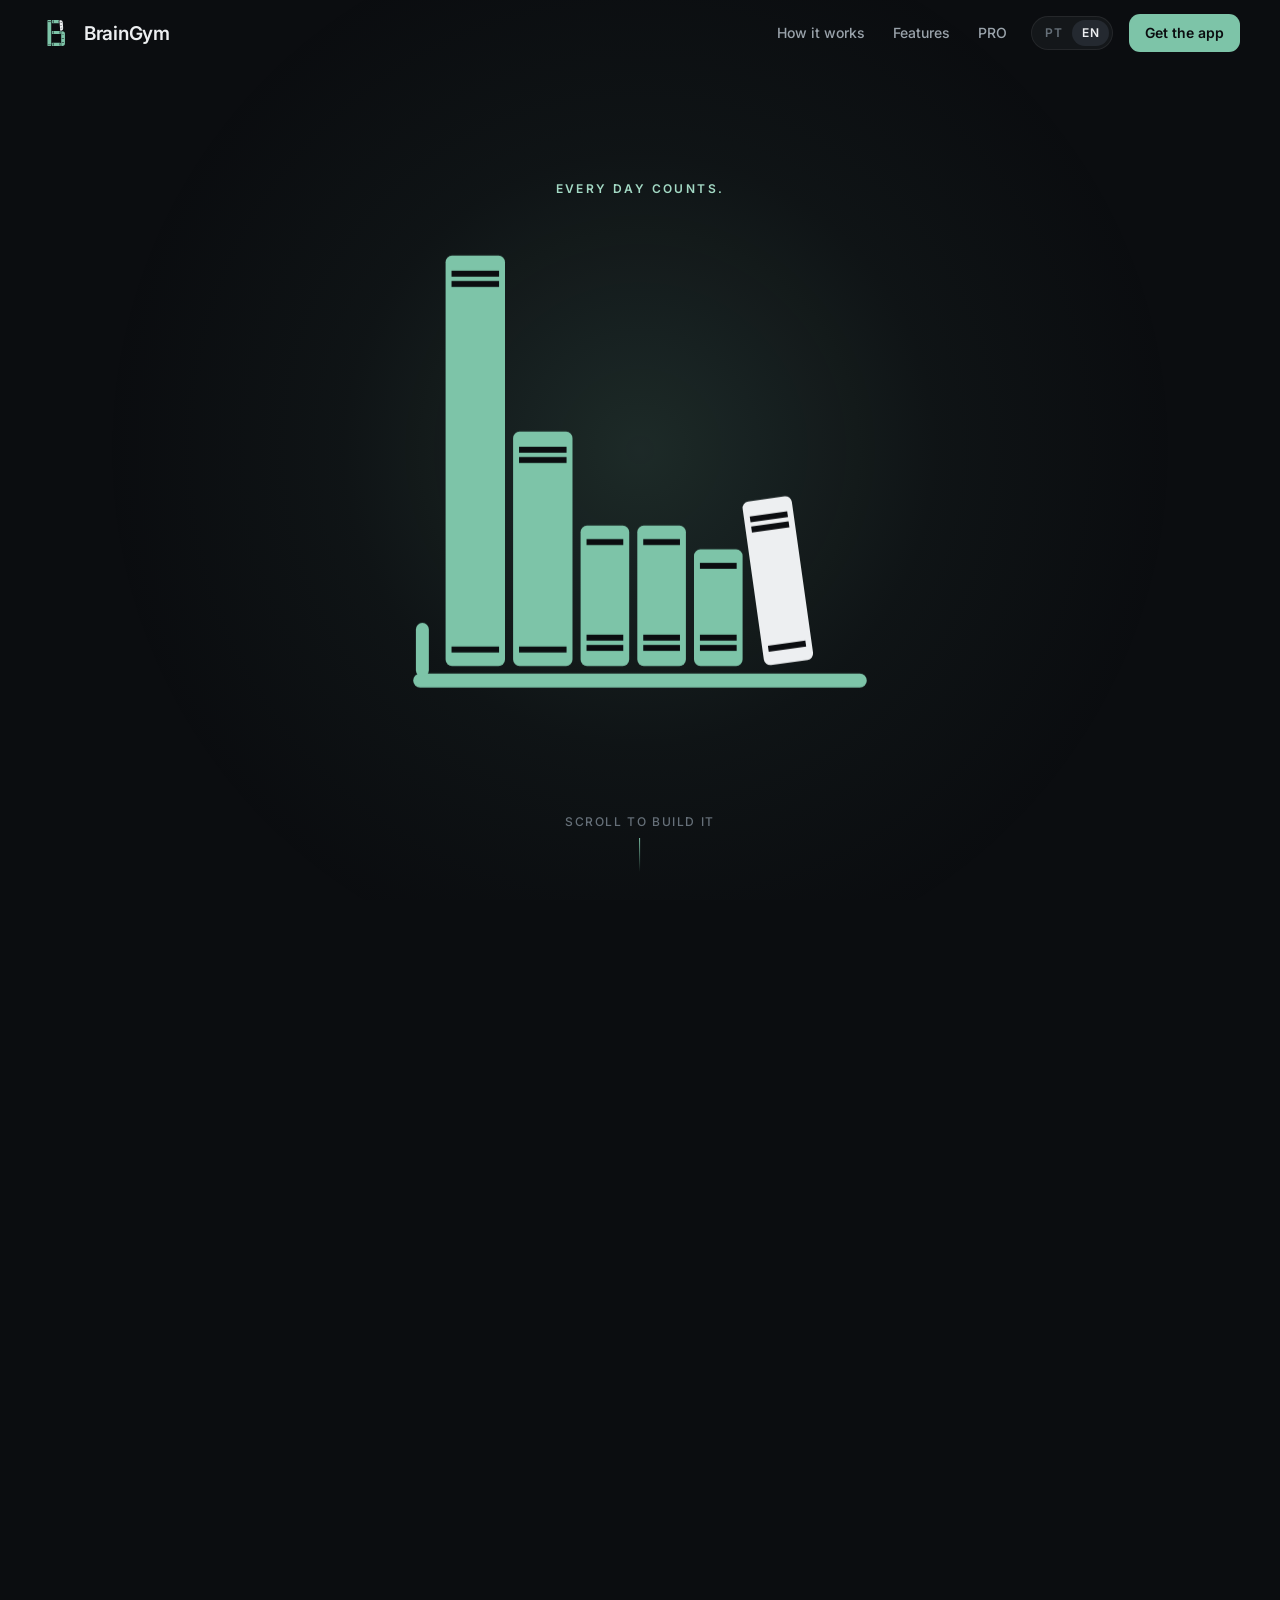
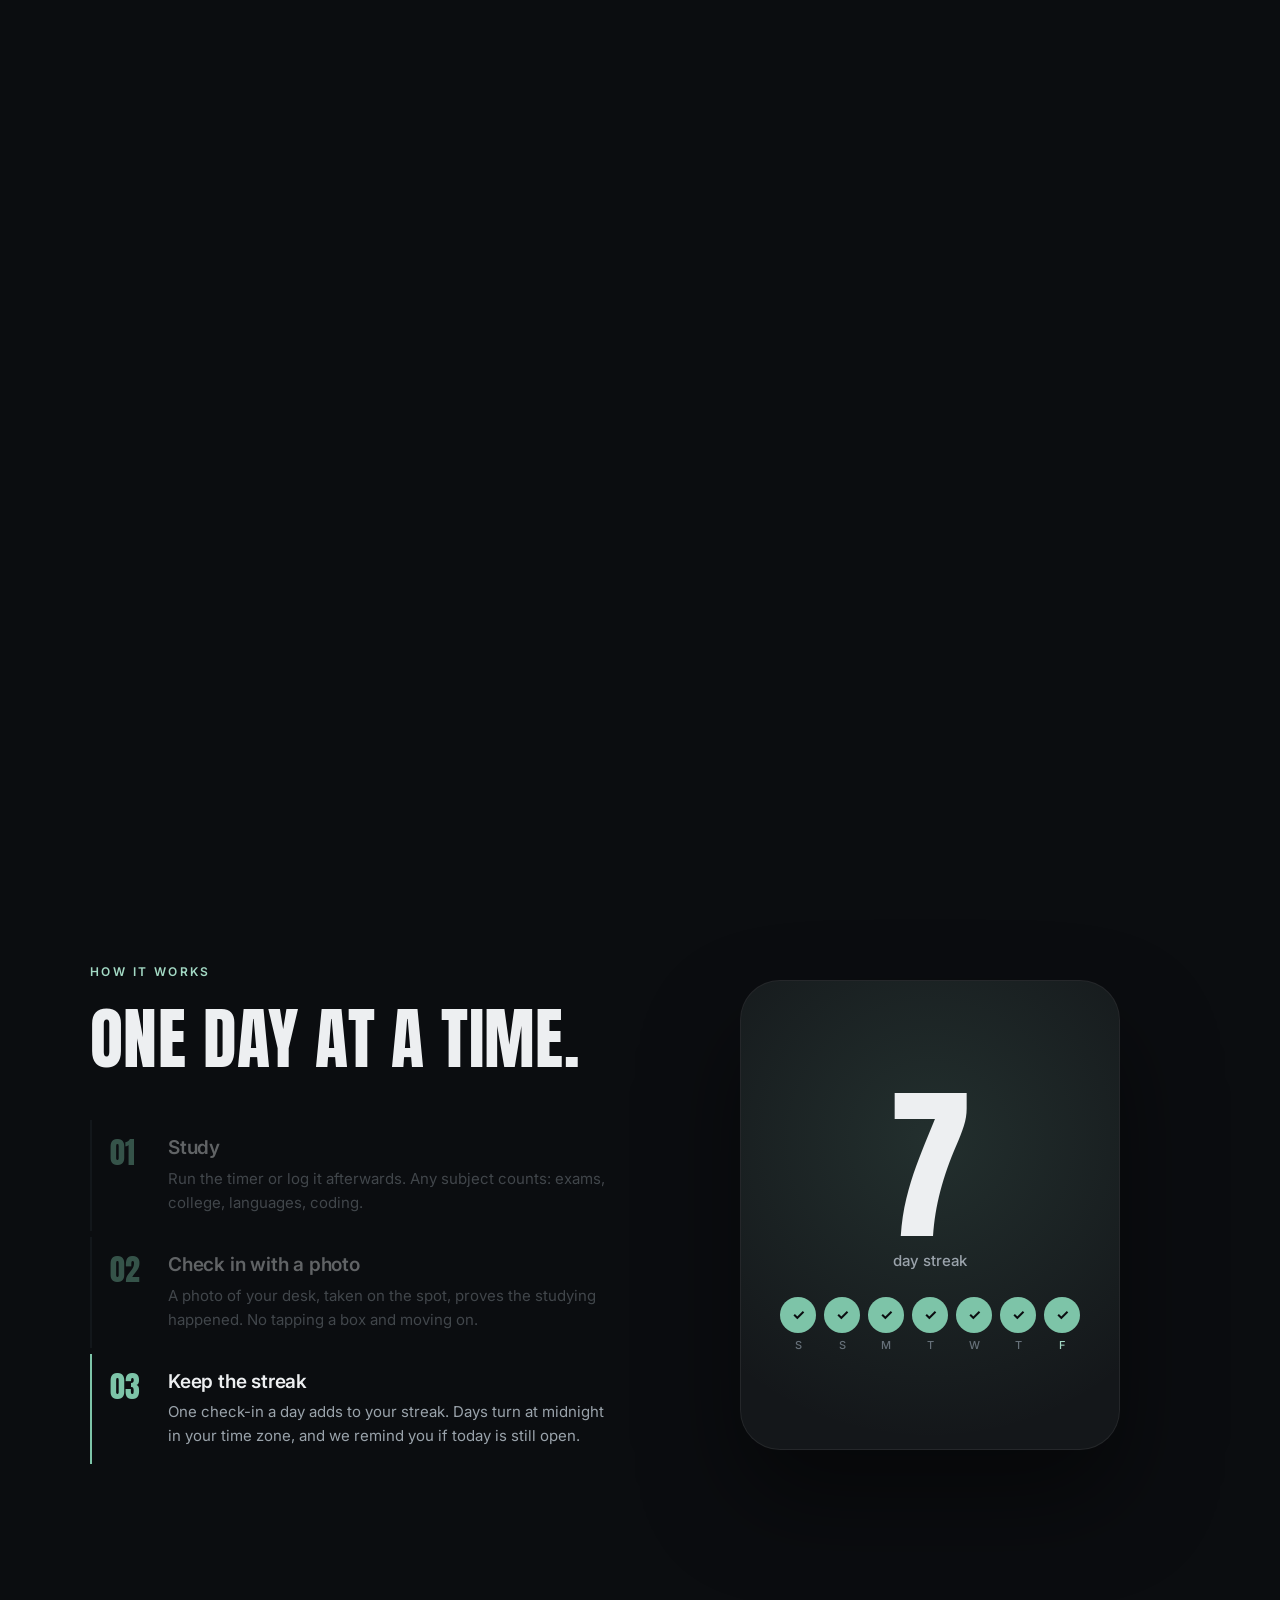
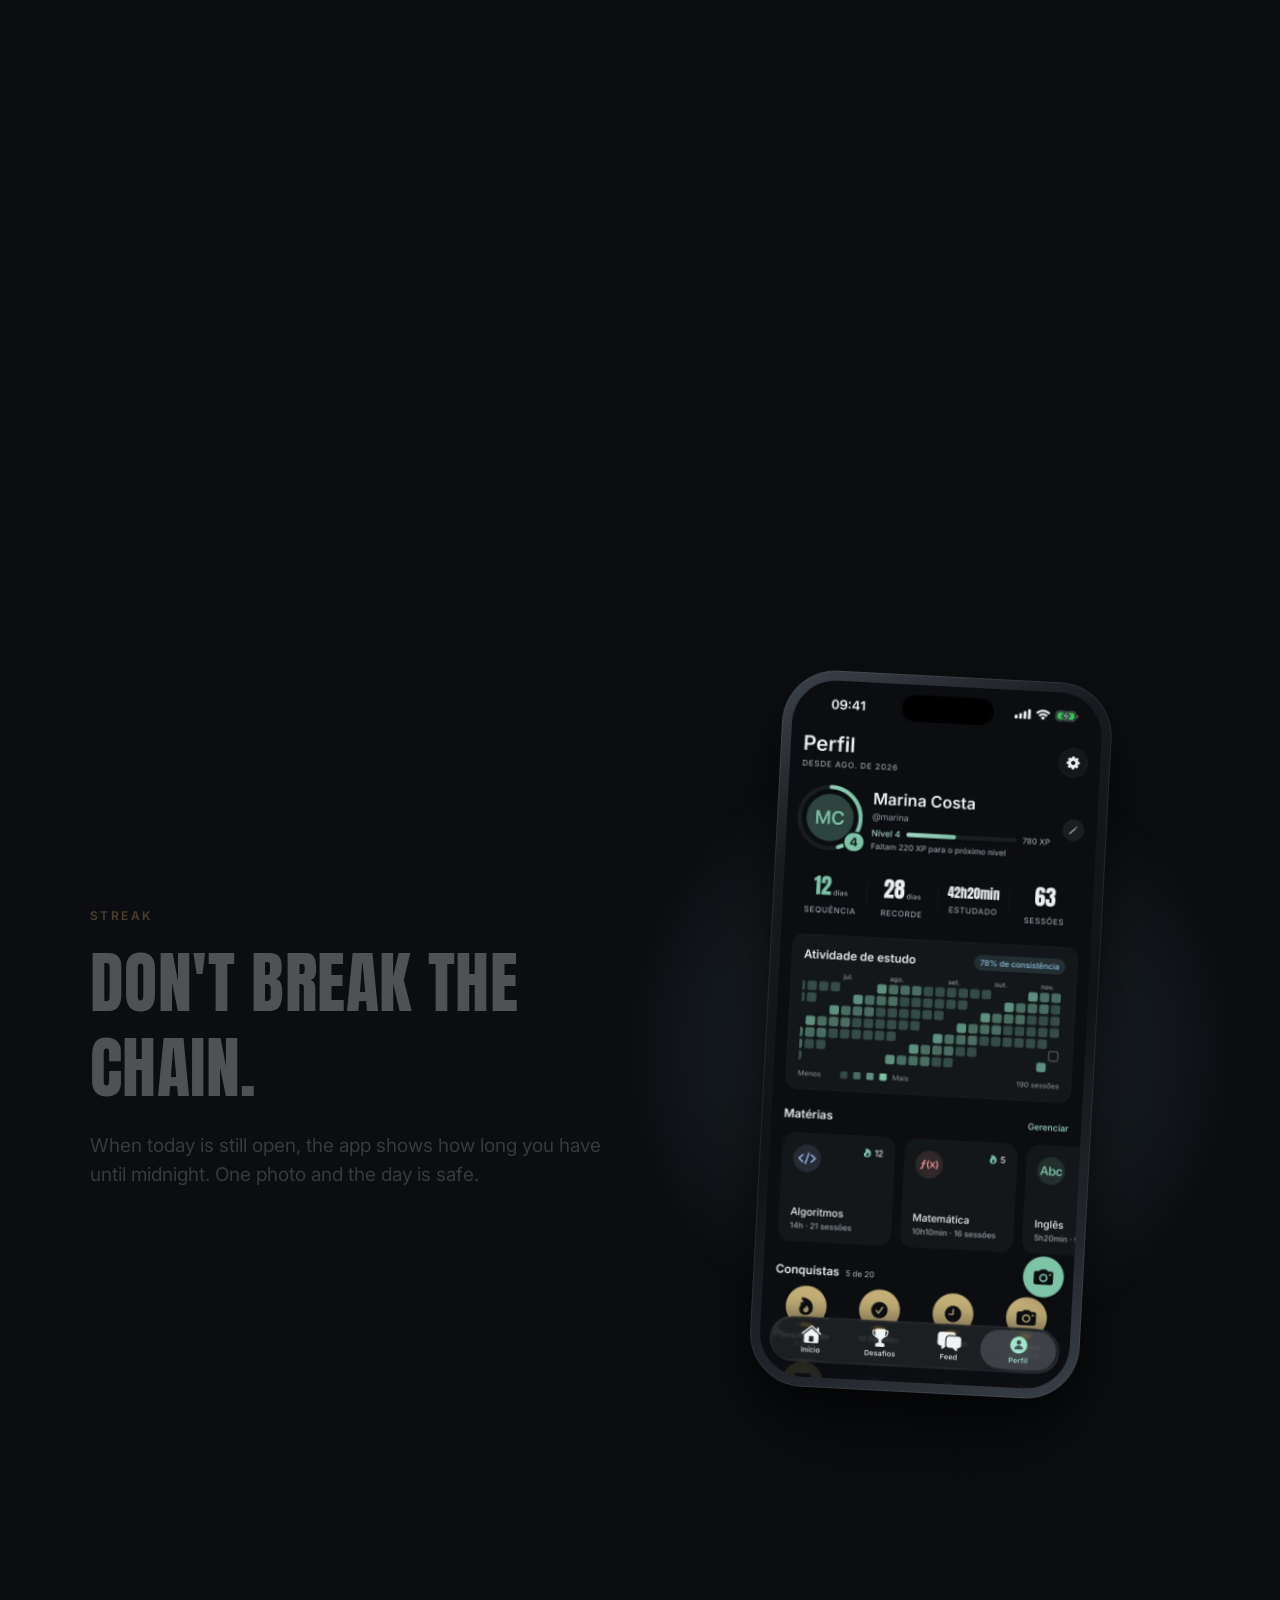
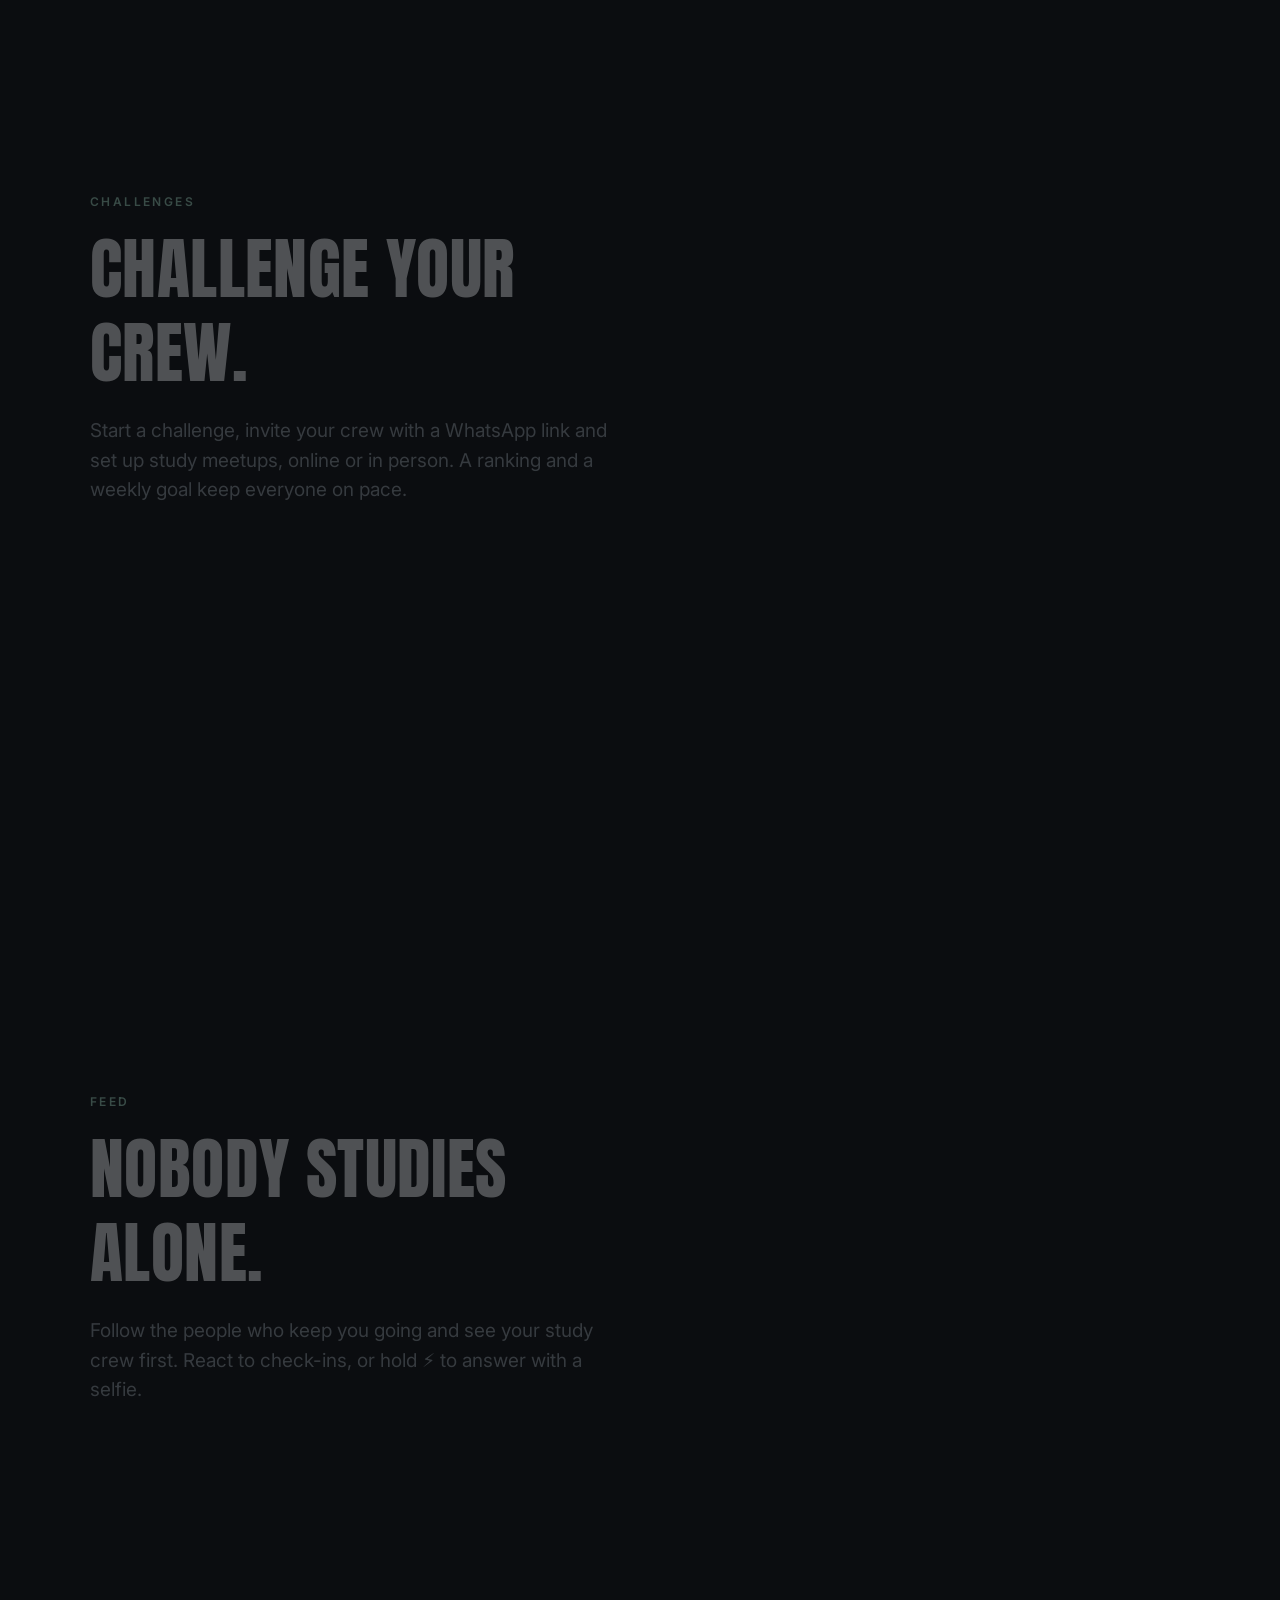
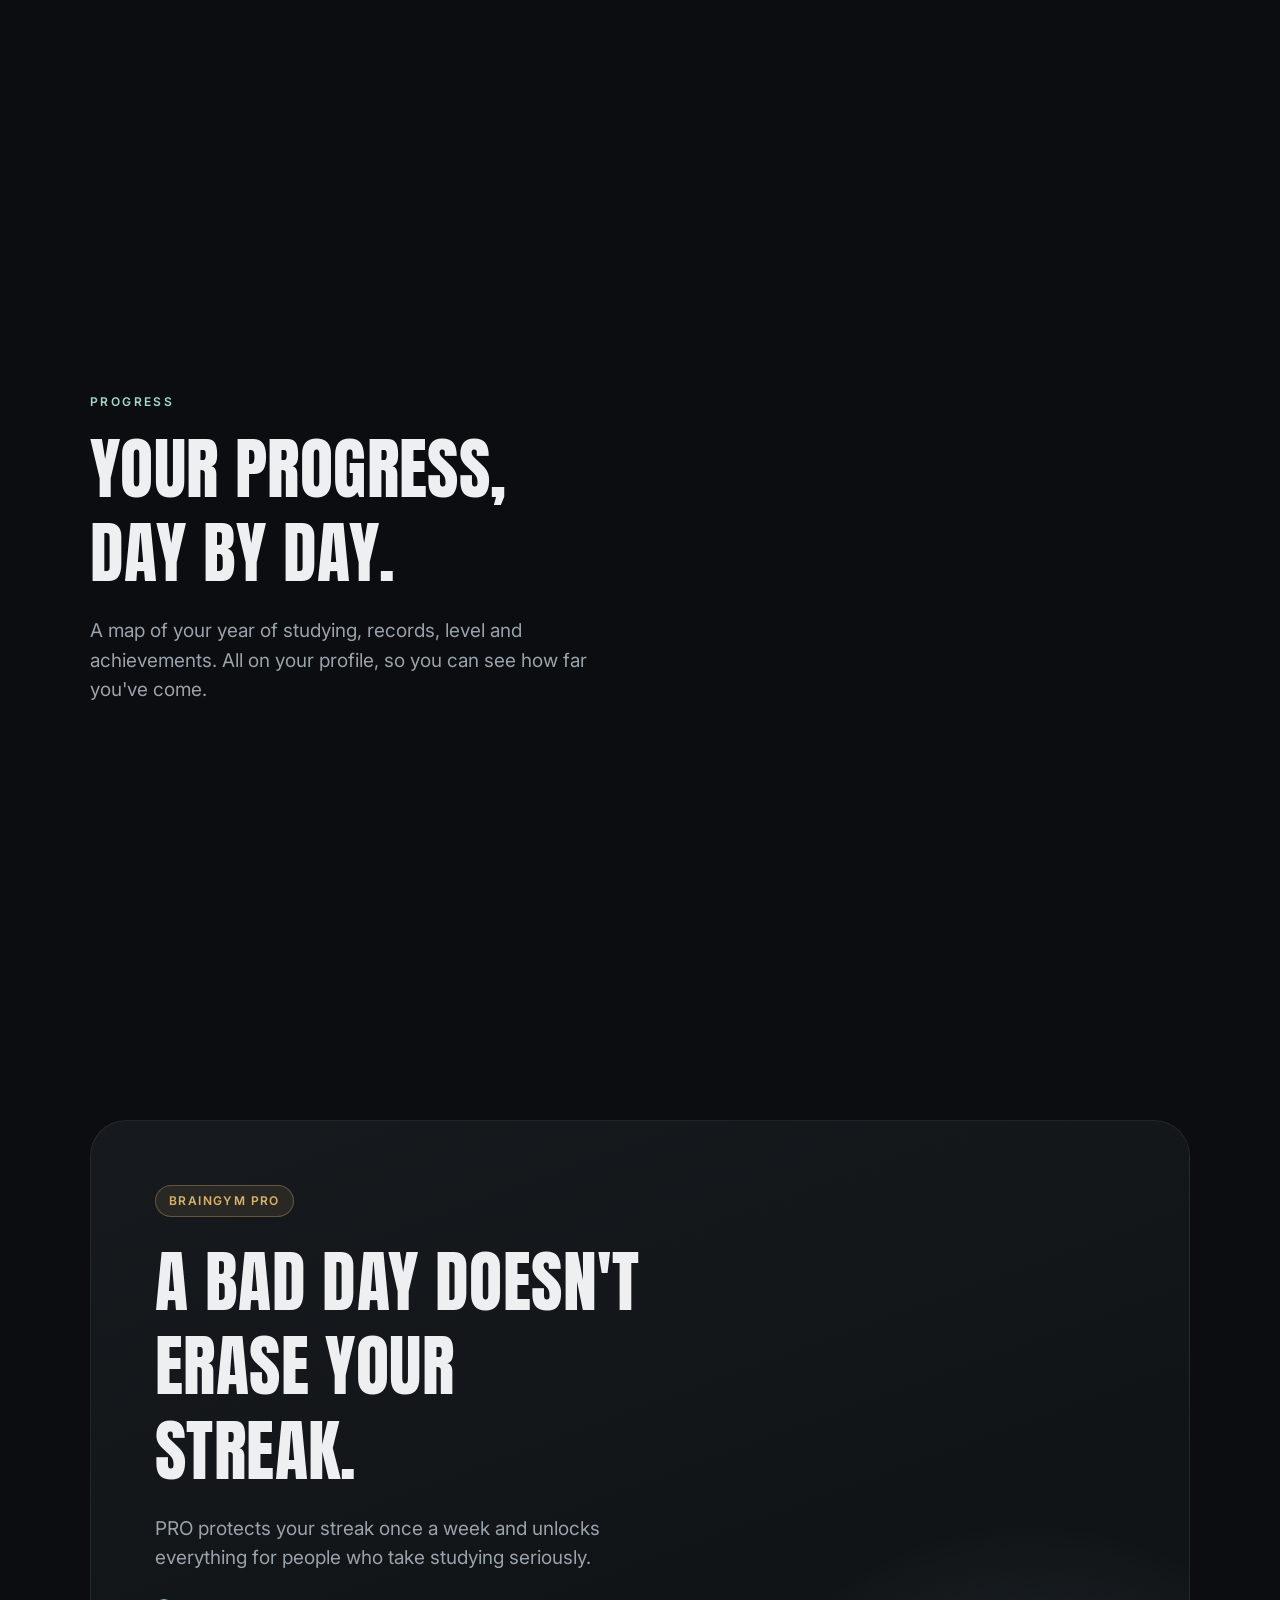
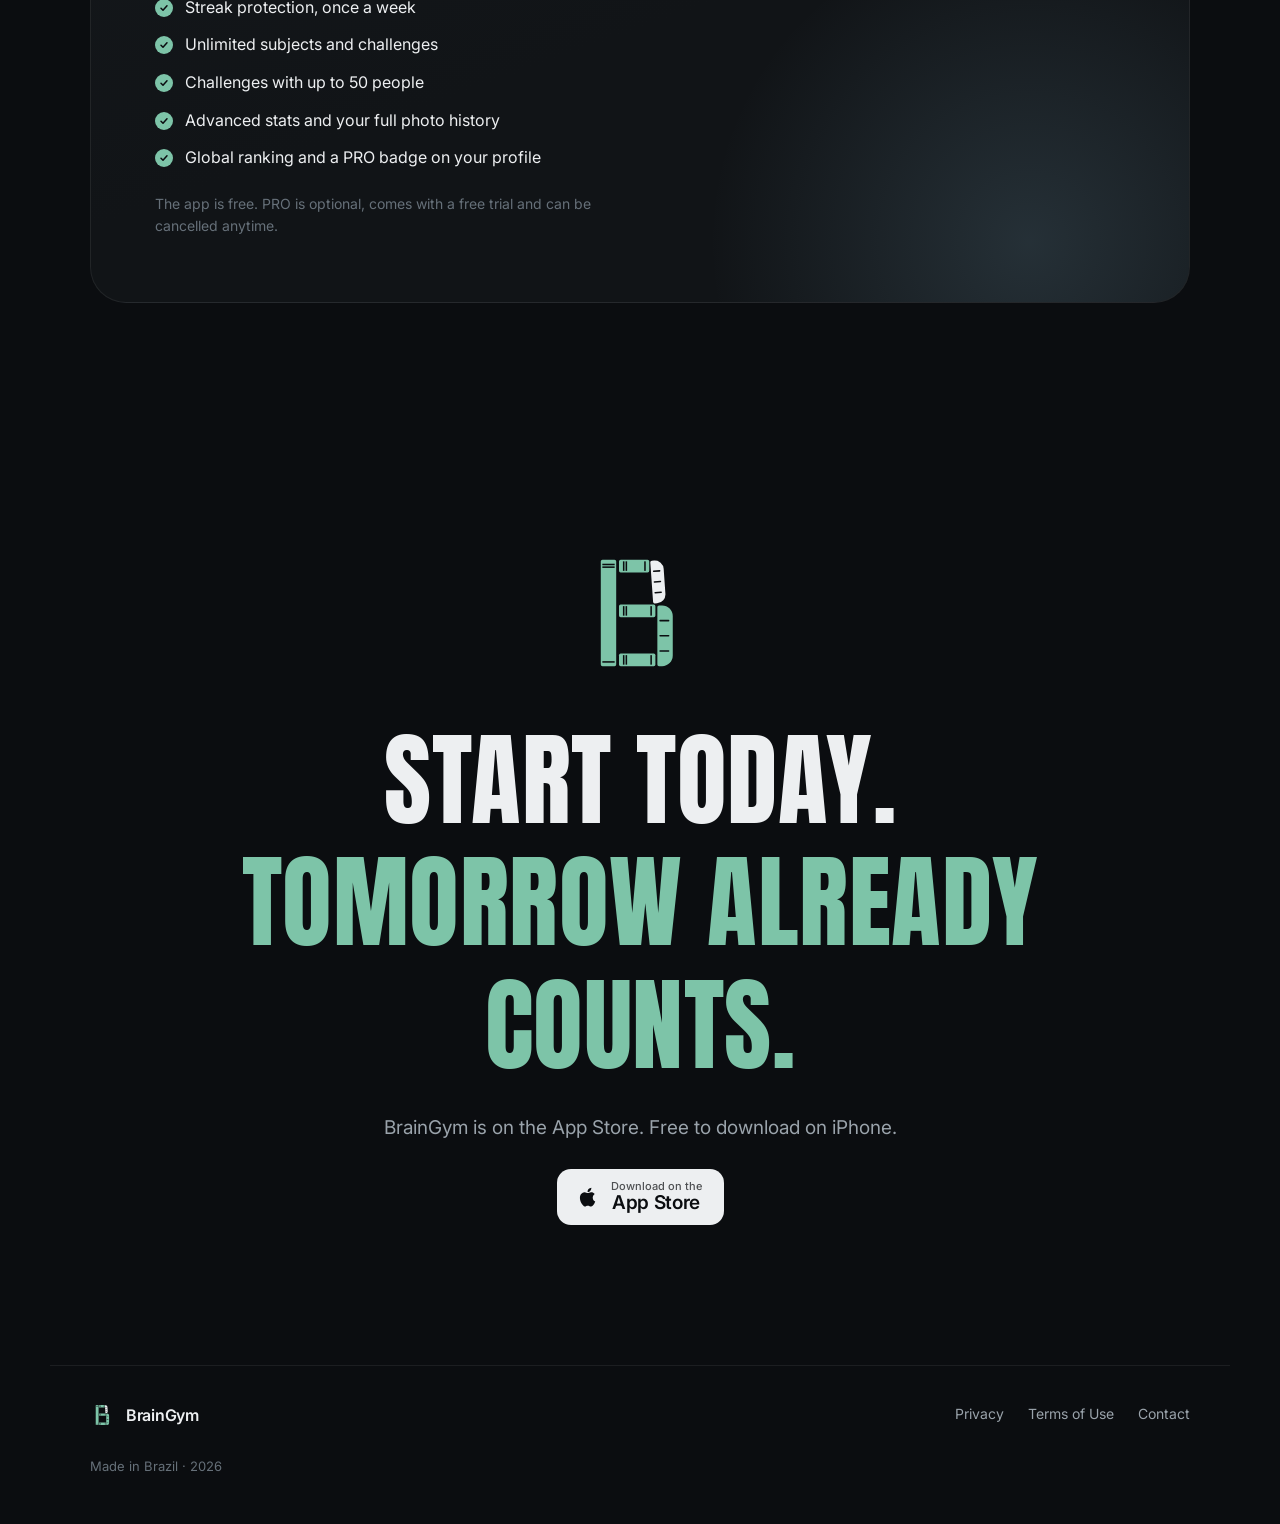
<file: index.html>
<!doctype html>
<html lang="pt-BR">
<head>
  <meta charset="utf-8" />
  <meta name="viewport" content="width=device-width, initial-scale=1, viewport-fit=cover" />
  <meta name="theme-color" content="#0B0D10" />
  <title>BrainGym · Cada dia conta.</title>
  <meta name="description" content="Estude, faça check-in com foto e veja sua sequência crescer. Desafios com amigos, feed de quem está estudando agora e seu progresso dia a dia." />
  <meta property="og:title" content="BrainGym · Cada dia conta." />
  <meta property="og:description" content="Estude, faça check-in com foto e veja sua sequência crescer." />
  <meta property="og:type" content="website" />
  <meta property="og:image" content="/assets/brand/og.png" />
  <meta name="twitter:card" content="summary_large_image" />
  <meta name="apple-itunes-app" content="app-id=6834921239" />
  <link rel="icon" type="image/svg+xml" href="/assets/brand/favicon.svg" />
  <link rel="apple-touch-icon" href="/assets/brand/apple-touch-icon.png" />
  <link rel="preconnect" href="https://fonts.googleapis.com" />
  <link rel="preconnect" href="https://fonts.gstatic.com" crossorigin />
  <link href="https://fonts.googleapis.com/css2?family=Anton&family=Inter:wght@400;500;600;700&display=swap" rel="stylesheet" />
  <link rel="stylesheet" href="/styles.css?v=31" />
</head>
<body>
  <header class="nav" data-nav>
    <a class="brand" href="/" aria-label="BrainGym">
      <img src="/assets/brand/symbol.svg" alt="" width="34" height="34" />
      <span>BrainGym</span>
    </a>
    <nav class="nav__links" aria-label="Seções">
      <a href="#como-funciona" data-i18n="nav.how">Como funciona</a>
      <a href="#recursos" data-i18n="nav.features">Recursos</a>
      <a href="#pro" data-i18n="nav.pro">PRO</a>
    </nav>
    <div class="nav__end">
      <div class="lang" role="group" aria-label="Idioma">
        <button type="button" data-lang="pt" class="is-active">PT</button>
        <button type="button" data-lang="en">EN</button>
      </div>
      <a class="btn btn--small" href="#baixar" data-i18n="nav.download">Baixar</a>
    </div>
  </header>

  <div class="scrollbar" aria-hidden="true"><span data-scrollbar></span></div>

  <main>
    <!-- 1 · Opening: the shelf gathers into the B as you scroll -->
    <section class="s-open" data-scene="open" aria-label="BrainGym">
      <div class="s-open__sticky">
        <p class="s-open__intro overline" data-open-intro data-i18n="open.intro">Cada dia conta.</p>
        <canvas class="s-open__mark" data-open-mark aria-hidden="true"></canvas>
        <div class="s-open__copy" data-open-copy>
          <p class="chip"><span class="dot"></span><span data-i18n="hero.badge">Disponível na App Store</span></p>
          <h1 class="display display--hero">
            <span data-i18n="hero.title1">Cada dia</span>
            <em data-i18n="hero.title2">conta.</em>
          </h1>
          <p class="lead" data-i18n="hero.lead">Estude, faça check-in com uma foto e veja sua sequência crescer. Com amigos do lado, fica bem mais difícil parar.</p>
          <div class="hero__cta">
            <a class="store" href="https://apps.apple.com/app/id6834921239" target="_blank" rel="noopener" aria-label="Baixar na App Store" data-store>
              <svg viewBox="0 0 24 24" aria-hidden="true"><path fill="currentColor" d="M16.37 12.6c-.02-2.2 1.8-3.26 1.88-3.31-1.03-1.5-2.62-1.7-3.18-1.73-1.35-.14-2.64.8-3.33.8-.69 0-1.74-.78-2.87-.76-1.47.02-2.83.86-3.59 2.18-1.53 2.66-.39 6.6 1.1 8.76.73 1.06 1.6 2.24 2.73 2.2 1.1-.04 1.51-.71 2.84-.71 1.32 0 1.7.71 2.86.69 1.18-.02 1.93-1.07 2.65-2.13.84-1.22 1.18-2.41 1.2-2.47-.03-.01-2.3-.88-2.32-3.52zM14.2 6.13c.6-.73 1.01-1.75.9-2.76-.87.04-1.92.58-2.54 1.31-.56.64-1.05 1.68-.92 2.67.97.08 1.96-.49 2.56-1.22z"/></svg>
              <span><small data-i18n="hero.store_small">Baixar na</small><strong>App Store</strong></span>
            </a>
            <a class="link-arrow" href="#como-funciona" data-i18n="hero.how">Ver como funciona</a>
          </div>
        </div>
        <p class="s-open__hint" data-open-hint><span data-i18n="open.hint">Role para montar</span><i aria-hidden="true"></i></p>
      </div>
    </section>

    <!-- 2 · How a day works, scrubbed by scroll -->
    <section class="s-day" id="como-funciona" data-scene="day">
      <div class="s-day__sticky">
        <div class="s-day__text">
          <p class="overline" data-i18n="how.overline">Como funciona</p>
          <h2 class="title" data-i18n="how.title">Um dia de cada vez.</h2>
          <ol class="s-day__steps">
            <li data-day-step="0">
              <span class="n">01</span>
              <div><h3 data-i18n="how.s1.title">Estude</h3><p data-i18n="how.s1.body">Ligue o cronômetro ou registre depois. Vale qualquer matéria: vestibular, faculdade, idiomas, programação.</p></div>
            </li>
            <li data-day-step="1">
              <span class="n">02</span>
              <div><h3 data-i18n="how.s2.title">Faça check-in com foto</h3><p data-i18n="how.s2.body">Uma foto da sua mesa, tirada na hora, prova que o estudo aconteceu. Nada de marcar e esquecer.</p></div>
            </li>
            <li data-day-step="2">
              <span class="n">03</span>
              <div><h3 data-i18n="how.s3.title">Mantenha a sequência</h3><p data-i18n="how.s3.body">Um check-in por dia soma na sua sequência. O dia vira à meia-noite no seu fuso, e a gente te lembra se ele ainda estiver em aberto.</p></div>
            </li>
          </ol>
        </div>

        <div class="stage" aria-hidden="true">
          <div class="stage__layer" data-day-layer="0">
            <p class="stage__label"><span class="dot"></span><span data-i18n="stage.subject">Matemática · foco</span></p>
            <div class="ring">
              <svg viewBox="0 0 120 120"><circle cx="60" cy="60" r="54" class="ring__track"/><circle cx="60" cy="60" r="54" class="ring__fill" data-day-ring/></svg>
              <span class="ring__time" data-day-clock>25:00</span>
            </div>
          </div>
          <div class="stage__layer" data-day-layer="1">
            <div class="desk" data-day-photo>
              <div class="desk__img">
                <svg viewBox="0 0 64 48" aria-hidden="true"><rect x="10" y="10" width="9" height="30" rx="2"/><rect x="21" y="16" width="8" height="24" rx="2"/><rect x="31" y="6" width="10" height="34" rx="2"/><rect x="43" y="13" width="9" height="27" rx="2" transform="rotate(8 47 40)"/><rect x="4" y="40" width="56" height="3" rx="1.5" opacity=".5"/></svg>
              </div>
              <span class="desk__flash" data-day-flash></span>
              <span class="desk__check" data-day-check>✓</span>
            </div>
          </div>
          <div class="stage__layer" data-day-layer="2">
            <div class="streak">
              <span class="streak__n" data-day-count>0</span>
              <span class="streak__label" data-i18n="stage.days">dias de sequência</span>
              <div class="streak__week" data-day-week></div>
            </div>
          </div>
        </div>
      </div>
    </section>

    <!-- 3 · Features: a pinned phone changes screen as each chapter passes -->
    <section class="s-feat" id="recursos" data-scene="feat">
      <div class="s-feat__chapters">
        <article class="chapter" data-chapter="0" data-tint="gold">
          <p class="overline overline--gold" data-i18n="f1.overline">Sequência</p>
          <h2 class="title" data-i18n="f1.title">Não quebre a corrente.</h2>
          <p class="lead" data-i18n="f1.body">Quando o dia ainda está em aberto, o app mostra quanto tempo falta até a meia-noite. Uma foto e o dia está garantido.</p>
          <div class="chapter__phone phone"><img src="/assets/app/02-home-atrisk.webp" alt="" loading="lazy" width="660" height="1434" /></div>
        </article>
        <article class="chapter" data-chapter="1" data-tint="sage">
          <p class="overline" data-i18n="f2.overline">Desafios</p>
          <h2 class="title" data-i18n="f2.title">Desafie sua turma.</h2>
          <p class="lead" data-i18n="f2.body">Crie um desafio, chame a turma com um link pelo WhatsApp e marque encontros de estudo, online ou presenciais. Ranking e meta da semana para manter todo mundo no ritmo.</p>
          <div class="chapter__phone phone"><img src="/assets/app/03-challenge-1-1.webp" alt="" loading="lazy" width="660" height="1434" /></div>
        </article>
        <article class="chapter" data-chapter="2" data-tint="sage">
          <p class="overline" data-i18n="f3.overline">Feed</p>
          <h2 class="title" data-i18n="f3.title">Ninguém estuda sozinho.</h2>
          <p class="lead" data-i18n="f3.body">Siga quem te motiva e veja primeiro quem estuda com você. Reaja aos check-ins, ou segure o ⚡ para responder com uma selfie.</p>
          <div class="chapter__phone phone"><img src="/assets/app/04-feed-1-1.webp" alt="" loading="lazy" width="660" height="1434" /></div>
        </article>
        <article class="chapter" data-chapter="3" data-tint="blue">
          <p class="overline" data-i18n="f4.overline">Progresso</p>
          <h2 class="title" data-i18n="f4.title">Seu progresso, dia a dia.</h2>
          <p class="lead" data-i18n="f4.body">Mapa de estudos do ano, recordes, nível e conquistas. Tudo no seu perfil, para ver o quanto você já andou.</p>
          <div class="chapter__phone phone"><img src="/assets/app/05-profile.webp" alt="" loading="lazy" width="660" height="1434" /></div>
        </article>
      </div>
      <div class="s-feat__pin" aria-hidden="true">
        <div class="s-feat__glow" data-feat-glow></div>
        <div class="phone s-feat__phone" data-feat-phone>
          <img src="/assets/app/02-home-atrisk.webp" alt="" data-feat-screen="0" class="is-on" />
          <img src="/assets/app/03-challenge-1-1.webp" alt="" data-feat-screen="1" loading="lazy" />
          <img src="/assets/app/04-feed-1-1.webp" alt="" data-feat-screen="2" loading="lazy" />
          <img src="/assets/app/05-profile.webp" alt="" data-feat-screen="3" loading="lazy" />
        </div>
        <img class="float float--pill s-feat__pill" src="/assets/app/at-risk-pill.webp" alt="" data-feat-pill />
      </div>
    </section>


    <!-- PRO -->
    <section class="section pro" id="pro">
      <div class="pro__card reveal">
        <div class="pro__copy">
          <p class="chip chip--gold">BrainGym PRO</p>
          <h2 class="title" data-i18n="pro.title">Um dia ruim não apaga sua sequência.</h2>
          <p class="lead" data-i18n="pro.body">O PRO protege sua sequência uma vez por semana e libera tudo para quem leva o estudo a sério.</p>
          <ul class="pro__list">
            <li data-i18n="pro.l1">Proteção da sequência, 1 vez por semana</li>
            <li data-i18n="pro.l2">Matérias e desafios ilimitados</li>
            <li data-i18n="pro.l3">Desafios com até 50 pessoas</li>
            <li data-i18n="pro.l4">Estatísticas avançadas e histórico completo de fotos</li>
            <li data-i18n="pro.l5">Ranking global e selo PRO no perfil</li>
          </ul>
          <p class="fine" data-i18n="pro.fine">O app é gratuito. O PRO é opcional, com teste grátis, e pode ser cancelado quando quiser.</p>
        </div>
        <div class="pro__visual" aria-hidden="true" data-speed="-0.18">
          <div class="phone"><img src="/assets/app/07-repairable.webp" alt="" loading="lazy" width="660" height="1434" /></div>
        </div>
      </div>
    </section>

    <!-- Download -->
    <section class="section cta" id="baixar">
      <svg class="mark" viewBox="0 0 100 100" role="img" aria-label="BrainGym"><g class="book" style="--i:0"><mask id="k24" maskUnits="userSpaceOnUse" x="-60" y="-60" width="220" height="220"><rect x="-60" y="-60" width="220" height="220" fill="#fff"/><g fill="#000" stroke="#000" stroke-width="0" stroke-linejoin="round"><rect x="23.1" y="14.8" width="8.8" height="1.1"/><rect x="23.1" y="16.7" width="8.8" height="1.1"/><rect x="23.1" y="84.4" width="8.8" height="1.1"/></g></mask><g mask="url(#k24)"><path d="M23.2 12 H31.8 A1.2 1.2 0 0 1 33 13.2 V86.8 A1.2 1.2 0 0 1 31.8 88 H23.2 A1.2 1.2 0 0 1 22 86.8 V13.2 A1.2 1.2 0 0 1 23.2 12 Z" fill="#7DC4A8"/></g></g><g class="book" style="--i:1"><mask id="k25" maskUnits="userSpaceOnUse" x="-60" y="-60" width="220" height="220"><rect x="-60" y="-60" width="220" height="220" fill="#fff"/><g fill="#000" stroke="#000" stroke-width="0" stroke-linejoin="round"><rect x="37.8" y="13.1" width="1.1" height="6.8"/><rect x="39.7" y="13.1" width="1.1" height="6.8"/><rect x="53" y="13.1" width="1.1" height="6.8"/></g></mask><g mask="url(#k25)"><path d="M36.2 12 H55.4 A1.2 1.2 0 0 1 56.6 13.2 V19.8 A1.2 1.2 0 0 1 55.4 21 H36.2 A1.2 1.2 0 0 1 35 19.8 V13.2 A1.2 1.2 0 0 1 36.2 12 Z" fill="#7DC4A8"/></g></g><g class="book" style="--i:2"><g transform="translate(62.94 27.66) rotate(-4) scale(1) translate(-64 -27.3)"><mask id="k26" maskUnits="userSpaceOnUse" x="-60" y="-60" width="220" height="220"><rect x="-60" y="-60" width="220" height="220" fill="#fff"/><g fill="#000" stroke="#000" stroke-width="0" stroke-linejoin="round"><g opacity="1"><rect x="60.8" y="19.1" width="5.4" height="1.1" rx="0.55"/><rect x="60.8" y="26.75" width="5.4" height="1.1" rx="0.55"/><rect x="60.8" y="34.4" width="5.4" height="1.1" rx="0.55"/></g></g></mask><g mask="url(#k26)"><path d="M60.6 12 H62.2 A6.4 6.4 0 0 1 68.6 18.4 V36.2 A6.4 6.4 0 0 1 62.2 42.6 H60.6 A1.2 1.2 0 0 1 59.4 41.4 V13.2 A1.2 1.2 0 0 1 60.6 12 Z" fill="#EDEFF1"/></g></g></g><g class="book" style="--i:3"><mask id="k27" maskUnits="userSpaceOnUse" x="-60" y="-60" width="220" height="220"><rect x="-60" y="-60" width="220" height="220" fill="#fff"/><g fill="#000" stroke="#000" stroke-width="0" stroke-linejoin="round"><rect x="37.8" y="45.1" width="1.1" height="6.8"/><rect x="39.7" y="45.1" width="1.1" height="6.8"/><rect x="57.4" y="45.1" width="1.1" height="6.8"/></g></mask><g mask="url(#k27)"><path d="M36.2 44 H59.8 A1.2 1.2 0 0 1 61 45.2 V51.8 A1.2 1.2 0 0 1 59.8 53 H36.2 A1.2 1.2 0 0 1 35 51.8 V45.2 A1.2 1.2 0 0 1 36.2 44 Z" fill="#7DC4A8"/></g></g><g class="book" style="--i:4"><mask id="k28" maskUnits="userSpaceOnUse" x="-60" y="-60" width="220" height="220"><rect x="-60" y="-60" width="220" height="220" fill="#fff"/><g fill="#000" stroke="#000" stroke-width="0" stroke-linejoin="round"><g opacity="1"><rect x="63.8" y="54.9" width="7.2" height="1.1" rx="0.55"/><rect x="63.8" y="65.75" width="7.2" height="1.1" rx="0.55"/><rect x="63.8" y="76.6" width="7.2" height="1.1" rx="0.55"/></g></g></mask><g mask="url(#k28)"><path d="M63.6 44.6 H65.8 A7.6 7.6 0 0 1 73.4 52.2 V80.4 A7.6 7.6 0 0 1 65.8 88 H63.6 A1.2 1.2 0 0 1 62.4 86.8 V45.8 A1.2 1.2 0 0 1 63.6 44.6 Z" fill="#7DC4A8"/></g></g><g class="book" style="--i:5"><mask id="k29" maskUnits="userSpaceOnUse" x="-60" y="-60" width="220" height="220"><rect x="-60" y="-60" width="220" height="220" fill="#fff"/><g fill="#000" stroke="#000" stroke-width="0" stroke-linejoin="round"><rect x="37.8" y="80.1" width="1.1" height="6.8"/><rect x="39.7" y="80.1" width="1.1" height="6.8"/><rect x="57.4" y="80.1" width="1.1" height="6.8"/></g></mask><g mask="url(#k29)"><path d="M36.2 79 H59.8 A1.2 1.2 0 0 1 61 80.2 V86.8 A1.2 1.2 0 0 1 59.8 88 H36.2 A1.2 1.2 0 0 1 35 86.8 V80.2 A1.2 1.2 0 0 1 36.2 79 Z" fill="#7DC4A8"/></g></g></svg>
      <h2 class="display display--md reveal">
        <span data-i18n="cta.title1">Comece hoje.</span><br />
        <em data-i18n="cta.title2">Amanhã já conta.</em>
      </h2>
      <p class="lead reveal" data-i18n="cta.body">O BrainGym já está na App Store. Grátis para baixar no iPhone.</p>
      <div class="reveal">
        <a class="store" href="https://apps.apple.com/app/id6834921239" target="_blank" rel="noopener" aria-label="Baixar na App Store" data-store>
          <svg viewBox="0 0 24 24" aria-hidden="true"><path fill="currentColor" d="M16.37 12.6c-.02-2.2 1.8-3.26 1.88-3.31-1.03-1.5-2.62-1.7-3.18-1.73-1.35-.14-2.64.8-3.33.8-.69 0-1.74-.78-2.87-.76-1.47.02-2.83.86-3.59 2.18-1.53 2.66-.39 6.6 1.1 8.76.73 1.06 1.6 2.24 2.73 2.2 1.1-.04 1.51-.71 2.84-.71 1.32 0 1.7.71 2.86.69 1.18-.02 1.93-1.07 2.65-2.13.84-1.22 1.18-2.41 1.2-2.47-.03-.01-2.3-.88-2.32-3.52zM14.2 6.13c.6-.73 1.01-1.75.9-2.76-.87.04-1.92.58-2.54 1.31-.56.64-1.05 1.68-.92 2.67.97.08 1.96-.49 2.56-1.22z"/></svg>
          <span><small data-i18n="hero.store_small">Baixar na</small><strong>App Store</strong></span>
        </a>
      </div>
    </section>
  </main>

  <footer class="footer">
    <a class="brand brand--small" href="/">
      <img src="/assets/brand/symbol.svg" alt="" width="26" height="26" />
      <span>BrainGym</span>
    </a>
    <nav class="footer__links">
      <a href="/privacy" data-i18n="footer.privacy">Privacidade</a>
      <a href="/terms" data-i18n="footer.terms">Termos de Uso</a>
      <a href="mailto:orbitatech.adm@outlook.com" data-i18n="footer.contact">Contato</a>
    </nav>
    <p class="footer__meta"><span data-i18n="footer.made">Feito no Brasil</span> · <span id="year"></span></p>
  </footer>

  <script src="/script.js?v=33" defer></script>
</body>
</html>
</file>
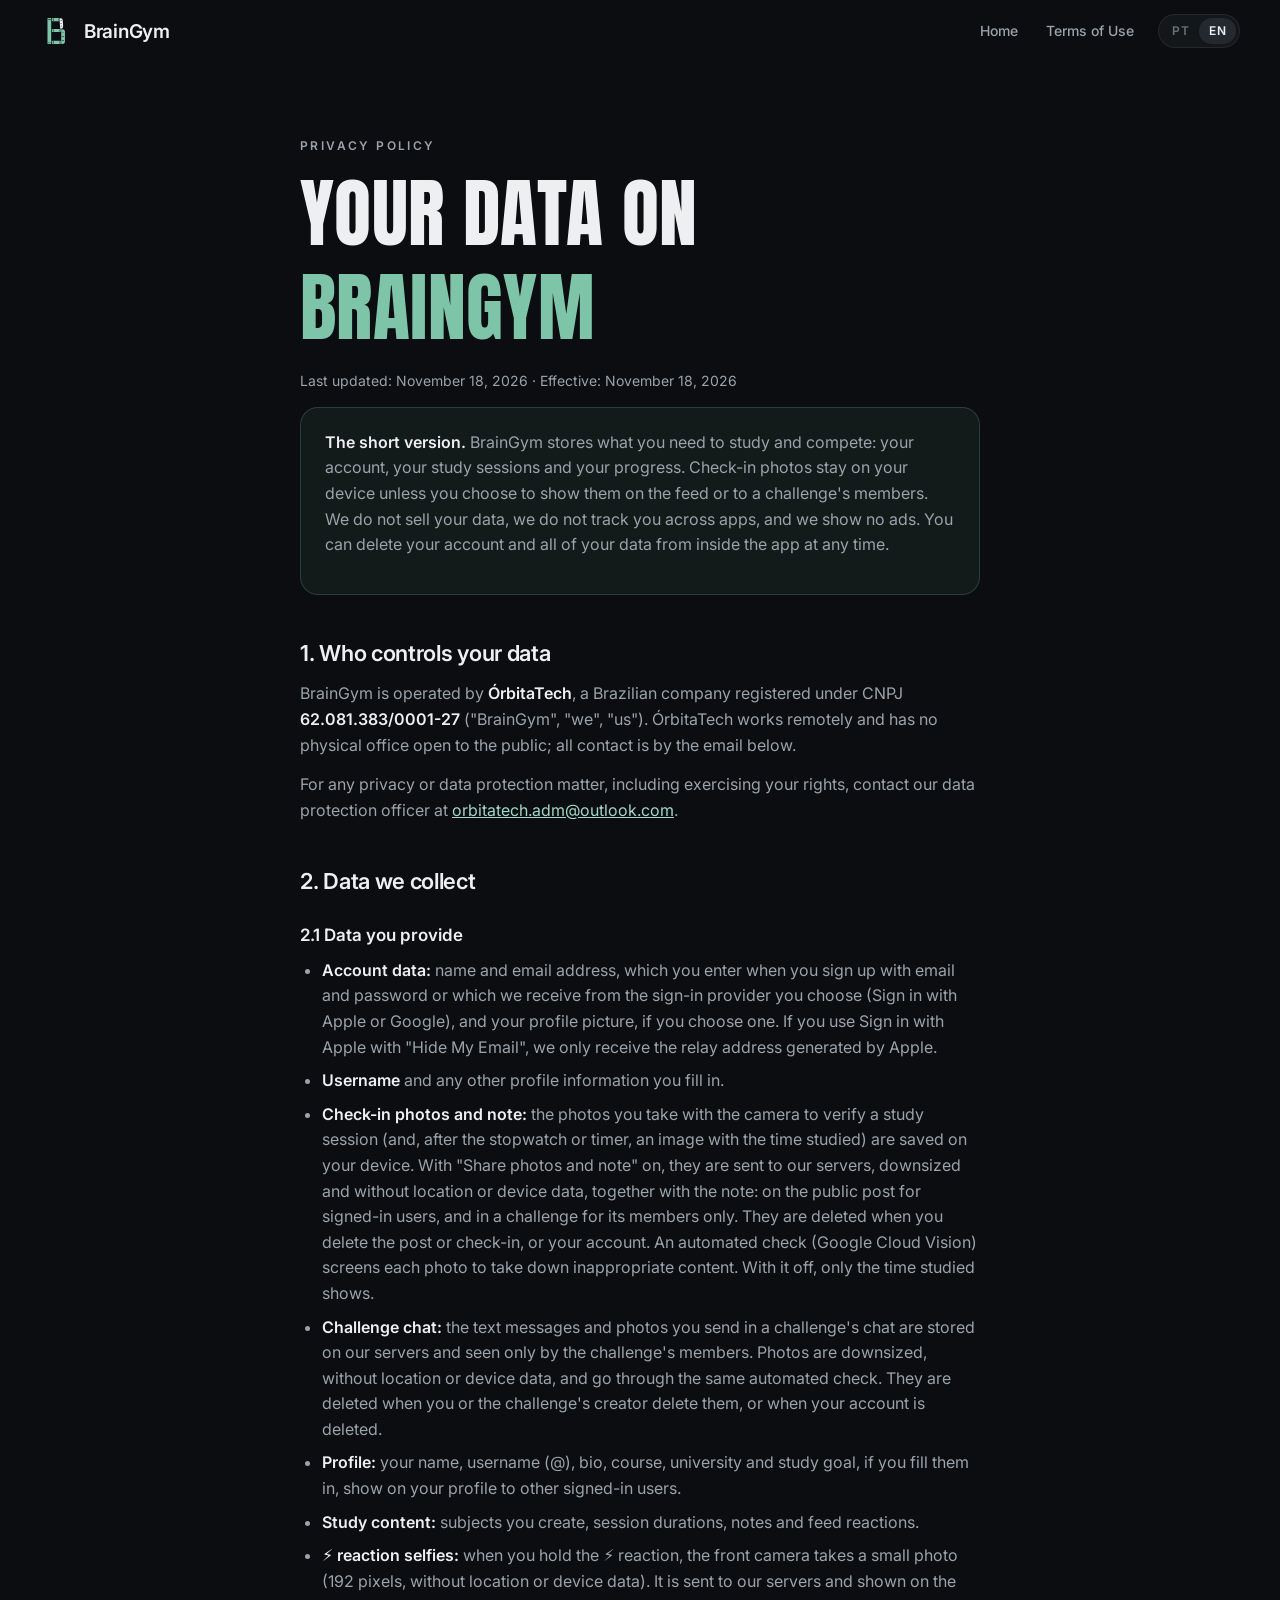
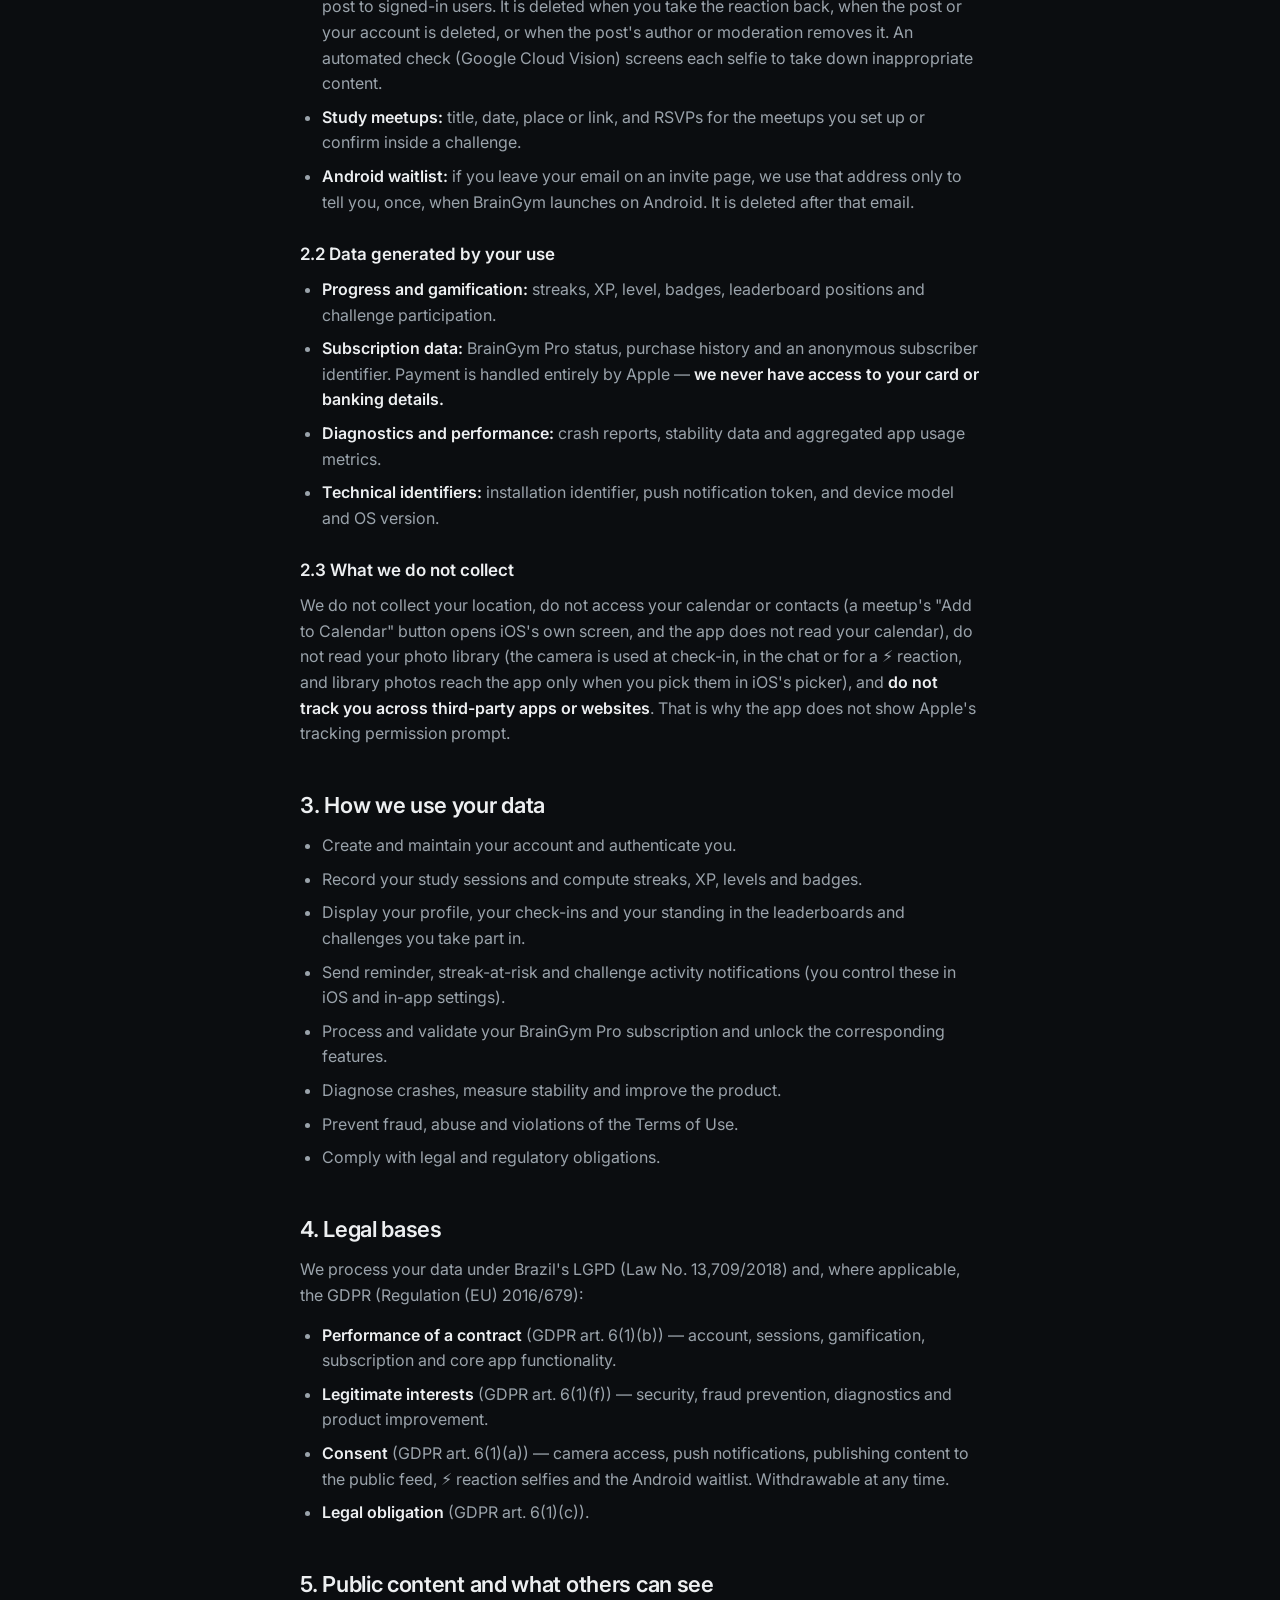
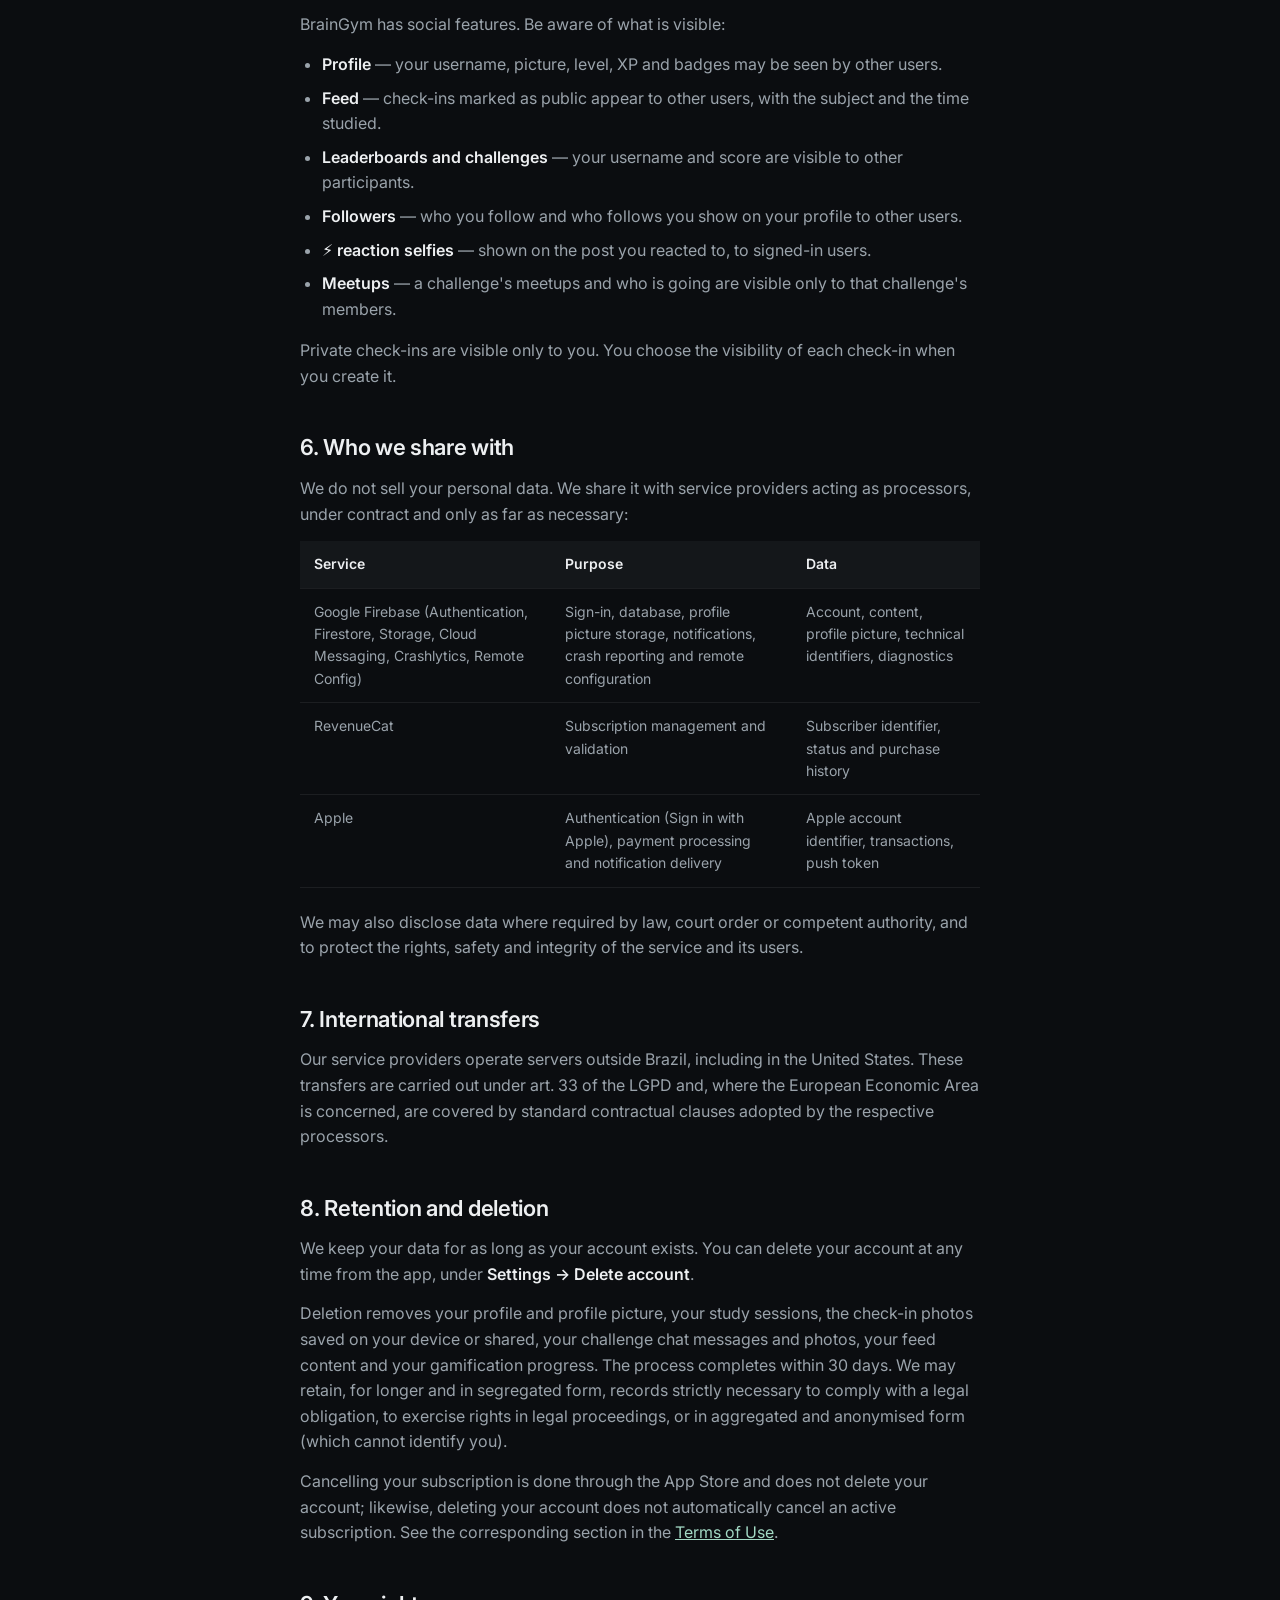
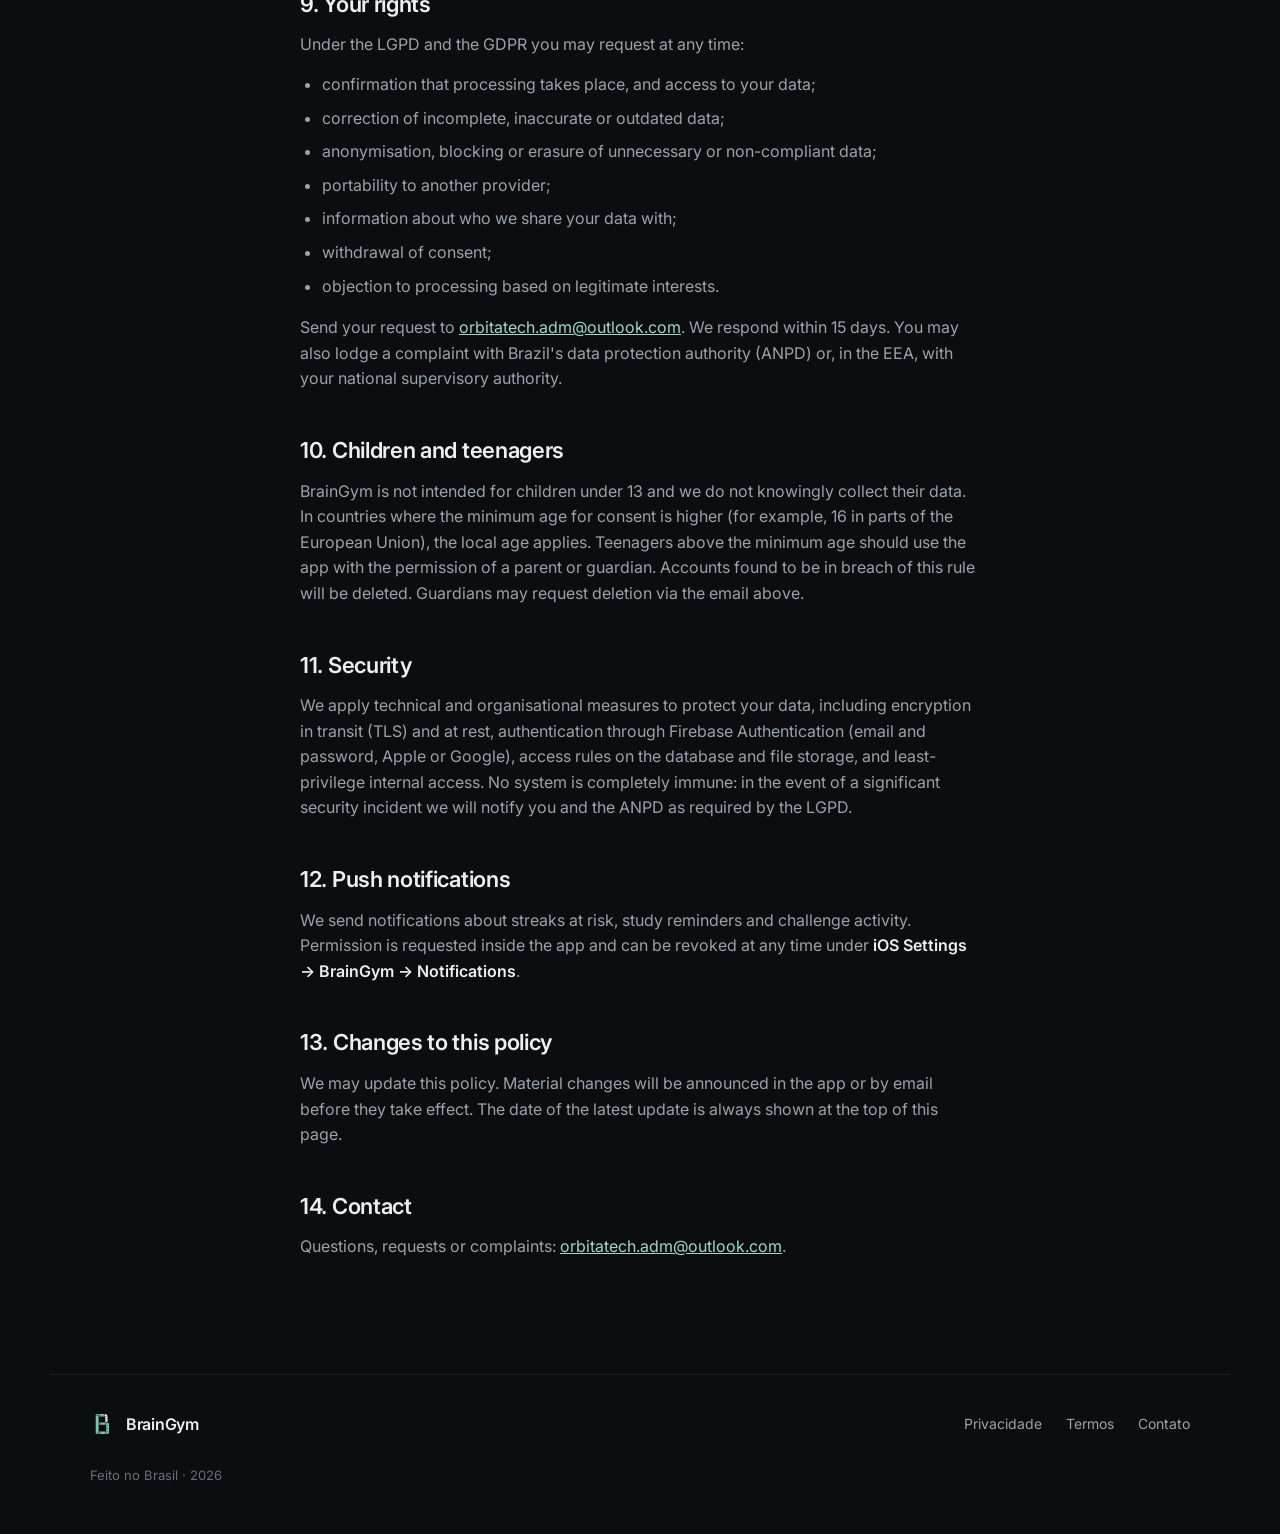
<file: privacy.html>
<!doctype html>
<html lang="pt-BR">
<head>
  <meta charset="utf-8" />
  <meta name="viewport" content="width=device-width, initial-scale=1, viewport-fit=cover" />
  <meta name="theme-color" content="#0B0D10" />
  <title>Política de Privacidade · BrainGym</title>
  <meta name="description" content="Como o BrainGym coleta, usa, compartilha e protege seus dados pessoais." />
  <meta name="robots" content="index, follow" />

  <link rel="icon" type="image/svg+xml" href="/assets/brand/favicon.svg" />
  <link rel="apple-touch-icon" href="/assets/brand/apple-touch-icon.png" />
  <link rel="preconnect" href="https://fonts.googleapis.com" />
  <link rel="preconnect" href="https://fonts.gstatic.com" crossorigin />
  <link href="https://fonts.googleapis.com/css2?family=Anton&family=Inter:wght@400;500;600;700&display=swap" rel="stylesheet" />
  <link rel="stylesheet" href="/styles.css?v=21" />
</head>
<body class="legal-page">
  
  <header class="nav" data-nav>
    <a class="brand" href="/" aria-label="BrainGym">
      <img src="/assets/brand/symbol.svg" alt="" width="34" height="34" />
      <span>BrainGym</span>
    </a>
    <nav class="nav__links">
      <a href="/">Início</a>
      <a href="/terms" data-legal-alt>Termos de Uso</a>
    </nav>
    <div class="lang" role="group" aria-label="Idioma">
      <button type="button" data-legal-lang="pt" class="is-active">PT</button>
      <span aria-hidden="true">·</span>
      <button type="button" data-legal-lang="en">EN</button>
    </div>
  </header>

  <main class="legal">

    <!-- ============================ PT-BR ============================ -->
    <article data-legal-doc="pt">
      <p class="legal__eyebrow">Política de Privacidade</p>
      <h1 class="legal__title">Seus dados no <span class="accent">BrainGym</span></h1>
      <p class="legal__updated">Última atualização: 18 de novembro de 2026 · Vigente desde: 18 de novembro de 2026</p>

      <div class="legal__callout">
        <p><strong>Resumo rápido.</strong> O BrainGym guarda o que você precisa pra estudar e competir: sua conta, suas sessões de estudo e seu progresso. As fotos de check-in ficam no seu aparelho, a menos que você escolha mostrá-las no feed ou para a turma de um desafio. Não vendemos seus dados, não usamos rastreamento entre apps e não exibimos publicidade. Você pode apagar sua conta e todos os seus dados direto no app, a qualquer momento.</p>
      </div>

      <h2>1. Quem é o controlador</h2>
      <p>O BrainGym é operado pela <strong>ÓrbitaTech</strong>, inscrita no CNPJ sob nº <strong>62.081.383/0001-27</strong> ("BrainGym", "nós"). A ÓrbitaTech atua de forma remota e não tem sede física para atendimento presencial; todo contato é feito pelo e-mail abaixo.</p>
      <p>Para qualquer assunto relativo a privacidade e proteção de dados, incluindo o exercício dos seus direitos, fale com nosso encarregado (DPO) em <a href="mailto:orbitatech.adm@outlook.com">orbitatech.adm@outlook.com</a>.</p>

      <h2>2. Dados que coletamos</h2>

      <h3>2.1 Dados que você fornece</h3>
      <ul>
        <li><strong>Dados de conta:</strong> nome e endereço de e-mail, que você informa ao criar a conta com e-mail e senha ou que recebemos do provedor de login que você escolher (Sign in with Apple ou Google), e a foto de perfil, se você escolher uma. Se você usar o Sign in with Apple com o recurso "Ocultar meu e-mail", recebemos apenas o endereço de encaminhamento gerado pela Apple.</li>
        <li><strong>Nome de usuário</strong> e demais informações de perfil que você preencher.</li>
        <li><strong>Fotos e nota do check-in:</strong> as fotos tiradas com a câmera para comprovar uma sessão de estudo (e, depois do cronômetro ou timer, uma imagem com o tempo estudado) ficam salvas no seu aparelho. Se a opção "Mostrar fotos e nota" estiver ligada, elas são enviadas aos nossos servidores reduzidas e sem localização nem dados do aparelho, junto com a nota: no post público, para usuários conectados, e no desafio, só para os participantes. São apagadas quando você apaga o post ou o check-in, ou sua conta. Uma verificação automática (Google Cloud Vision) analisa cada foto para retirar conteúdo impróprio. Com a opção desligada, aparece só o tempo estudado.</li>
        <li><strong>Chat dos desafios:</strong> as mensagens de texto e fotos que você envia no chat de um desafio ficam nos nossos servidores e só os participantes do desafio as veem. As fotos vão reduzidas, sem localização nem dados do aparelho, e passam pela mesma verificação automática. São apagadas quando você ou quem criou o desafio as apagam, ou quando sua conta é apagada.</li>
        <li><strong>Perfil:</strong> nome, nome de usuário (@), bio, curso, faculdade e objetivo de estudo, se você preencher, aparecem no seu perfil para outros usuários conectados.</li>
        <li><strong>Conteúdo de estudo:</strong> matérias que você cria, duração das sessões, anotações e reações no feed.</li>
        <li><strong>Selfies de reação ⚡:</strong> quando você segura a reação ⚡, a câmera frontal tira uma foto pequena (192 pixels, sem localização nem dados do aparelho). Ela é enviada aos nossos servidores e aparece no post para usuários conectados. É apagada quando você desfaz a reação, quando o post ou sua conta são apagados, ou quando o autor do post ou a moderação a removem. Uma verificação automática (Google Cloud Vision) analisa cada selfie para retirar conteúdo impróprio.</li>
        <li><strong>Encontros de estudo:</strong> título, data, local ou link e confirmações de presença dos encontros que você marca ou confirma dentro de um desafio.</li>
        <li><strong>Lista de espera do Android:</strong> se você deixar seu e-mail na página de um convite, usamos esse endereço só para avisar, uma vez, quando o BrainGym chegar ao Android. Depois do aviso, ele é apagado.</li>
      </ul>

      <h3>2.2 Dados gerados pelo uso</h3>
      <ul>
        <li><strong>Progresso e gamificação:</strong> sequências (streaks), XP, nível, conquistas, posição em rankings e participação em desafios.</li>
        <li><strong>Dados de assinatura:</strong> status da assinatura BrainGym Pro, histórico de compras e identificador anônimo de assinante. O pagamento é processado inteiramente pela Apple — <strong>nunca temos acesso ao seu cartão ou dados bancários.</strong></li>
        <li><strong>Diagnóstico e desempenho:</strong> relatórios de falha, dados de estabilidade e métricas agregadas de uso do app.</li>
        <li><strong>Identificadores técnicos:</strong> identificador de instalação, token de notificação push e modelo/versão do sistema do dispositivo.</li>
      </ul>

      <h3>2.3 O que não coletamos</h3>
      <p>Não coletamos sua localização, não acessamos sua agenda ou seus contatos (o botão "Adicionar ao Calendário" de um encontro abre a tela do próprio iOS, e o app não lê sua agenda), não lemos sua biblioteca de fotos (a câmera é usada no momento do check-in, do chat ou da reação ⚡, e as fotos da galeria só chegam ao app quando você as escolhe no seletor do iOS) e <strong>não rastreamos você em apps ou sites de terceiros</strong>. Por isso o app não exibe o pedido de permissão de rastreamento da Apple.</p>

      <h2>3. Para que usamos seus dados</h2>
      <ul>
        <li>Criar e manter sua conta e autenticar seu acesso.</li>
        <li>Registrar suas sessões de estudo e calcular sequências, XP, níveis e conquistas.</li>
        <li>Exibir seu perfil, seus check-ins e sua posição nos rankings e desafios de que você participa.</li>
        <li>Enviar notificações de lembrete, sequência em risco e atividade de desafios (você controla isso nos ajustes do iOS e do app).</li>
        <li>Processar e validar sua assinatura BrainGym Pro e liberar os recursos correspondentes.</li>
        <li>Diagnosticar falhas, medir estabilidade e melhorar o produto.</li>
        <li>Prevenir fraude, abuso e violações dos Termos de Uso.</li>
        <li>Cumprir obrigações legais e regulatórias.</li>
      </ul>

      <h2>4. Base legal do tratamento</h2>
      <p>Tratamos seus dados com fundamento na Lei Geral de Proteção de Dados (Lei nº 13.709/2018) e, quando aplicável, no GDPR (Regulamento (UE) 2016/679):</p>
      <ul>
        <li><strong>Execução de contrato</strong> (LGPD art. 7º, V; GDPR art. 6(1)(b)) — conta, sessões, gamificação, assinatura e funcionamento do app.</li>
        <li><strong>Legítimo interesse</strong> (LGPD art. 7º, IX; GDPR art. 6(1)(f)) — segurança, prevenção a fraude, diagnóstico e melhoria do produto.</li>
        <li><strong>Consentimento</strong> (LGPD art. 7º, I; GDPR art. 6(1)(a)) — acesso à câmera, envio de notificações push, publicação de conteúdo no feed público, selfies de reação ⚡ e lista de espera do Android. Pode ser revogado a qualquer momento.</li>
        <li><strong>Cumprimento de obrigação legal</strong> (LGPD art. 7º, II; GDPR art. 6(1)(c)).</li>
      </ul>

      <h2>5. Conteúdo público e visível para outras pessoas</h2>
      <p>O BrainGym tem componentes sociais. Fique atento ao que é visível:</p>
      <ul>
        <li><strong>Perfil</strong> — seu nome de usuário, foto, nível, XP e conquistas podem ser vistos por outros usuários.</li>
        <li><strong>Feed</strong> — check-ins marcados como públicos aparecem para outros usuários, com a matéria e o tempo estudado.</li>
        <li><strong>Rankings e desafios</strong> — seu nome de usuário e sua pontuação aparecem para os demais participantes.</li>
        <li><strong>Seguidores</strong> — quem você segue e quem segue você aparecem no seu perfil para outros usuários.</li>
        <li><strong>Selfies de reação ⚡</strong> — aparecem no post em que você reagiu, para usuários conectados.</li>
        <li><strong>Encontros</strong> — os encontros de um desafio e quem confirmou presença ficam visíveis só para os participantes daquele desafio.</li>
      </ul>
      <p>Check-ins privados ficam visíveis apenas para você. Você escolhe a visibilidade de cada check-in no momento em que ele é criado.</p>

      <h2>6. Com quem compartilhamos</h2>
      <p>Não vendemos seus dados pessoais. Compartilhamos com prestadores de serviço que atuam como operadores, sob contrato e apenas na medida necessária:</p>
      <table class="legal__table">
        <thead><tr><th>Serviço</th><th>Finalidade</th><th>Dados</th></tr></thead>
        <tbody>
          <tr><td>Google Firebase (Authentication, Firestore, Storage, Cloud Messaging, Crashlytics, Remote Config)</td><td>Login, banco de dados, armazenamento da foto de perfil, notificações, relatórios de falha e configuração remota</td><td>Conta, conteúdo, foto de perfil, identificadores técnicos, diagnóstico</td></tr>
          <tr><td>RevenueCat</td><td>Gestão e validação de assinaturas</td><td>Identificador de assinante, status e histórico de compra</td></tr>
          <tr><td>Apple</td><td>Autenticação (Sign in with Apple), processamento de pagamento e entrega de notificações</td><td>Identificador de conta Apple, transações, token de push</td></tr>
        </tbody>
      </table>
      <p>Também podemos divulgar dados quando exigido por lei, ordem judicial ou autoridade competente, e para proteger direitos, segurança e integridade do serviço e de seus usuários.</p>

      <h2>7. Transferência internacional</h2>
      <p>Nossos prestadores de serviço operam servidores fora do Brasil, inclusive nos Estados Unidos. Essas transferências são realizadas nos termos do art. 33 da LGPD e, quando aplicável ao Espaço Econômico Europeu, amparadas por cláusulas contratuais padrão adotadas pelos respectivos operadores.</p>

      <h2>8. Retenção e exclusão</h2>
      <p>Mantemos seus dados enquanto sua conta existir. Você pode excluir sua conta a qualquer momento pelo próprio app, em <strong>Ajustes → Excluir conta</strong>.</p>
      <p>A exclusão remove seu perfil e sua foto de perfil, suas sessões de estudo, as fotos de check-in salvas no aparelho ou compartilhadas, suas mensagens e fotos no chat dos desafios, seu conteúdo no feed e seu progresso de gamificação. O processo é concluído em até 30 dias. Podemos reter, por prazo maior e de forma segregada, registros estritamente necessários ao cumprimento de obrigação legal, ao exercício regular de direitos ou em formato agregado e anonimizado (que não permite identificá-lo).</p>
      <p>O cancelamento da assinatura é feito na App Store e não exclui sua conta; da mesma forma, excluir a conta não cancela automaticamente uma assinatura ativa. Veja a seção correspondente nos <a href="/terms">Termos de Uso</a>.</p>

      <h2>9. Seus direitos</h2>
      <p>Nos termos da LGPD e do GDPR, você pode solicitar a qualquer momento:</p>
      <ul>
        <li>confirmação da existência de tratamento e acesso aos seus dados;</li>
        <li>correção de dados incompletos, inexatos ou desatualizados;</li>
        <li>anonimização, bloqueio ou eliminação de dados desnecessários ou tratados em desconformidade;</li>
        <li>portabilidade a outro fornecedor;</li>
        <li>informação sobre com quem compartilhamos seus dados;</li>
        <li>revogação do consentimento;</li>
        <li>oposição a tratamento fundado em legítimo interesse.</li>
      </ul>
      <p>Envie sua solicitação para <a href="mailto:orbitatech.adm@outlook.com">orbitatech.adm@outlook.com</a>. Respondemos em até 15 dias. Você também pode apresentar reclamação à Autoridade Nacional de Proteção de Dados (ANPD) ou, no EEE, à autoridade de proteção de dados do seu país.</p>

      <h2>10. Crianças e adolescentes</h2>
      <p>O BrainGym não se destina a menores de 13 anos e não coletamos intencionalmente dados dessa faixa etária. Em países onde a idade mínima legal para consentimento é superior (por exemplo, 16 anos em parte da União Europeia), aplica-se a idade local. Adolescentes acima da idade mínima devem usar o app com autorização dos pais ou responsáveis. Se identificarmos conta criada em desacordo com esta regra, ela será excluída. Responsáveis podem solicitar a exclusão pelo e-mail acima.</p>

      <h2>11. Segurança</h2>
      <p>Adotamos medidas técnicas e administrativas para proteger seus dados, incluindo criptografia em trânsito (TLS) e em repouso, autenticação pelo Firebase Authentication (e-mail e senha, Apple ou Google), regras de acesso no banco de dados e no armazenamento de arquivos, e princípio de menor privilégio no acesso interno. Nenhum sistema é totalmente imune: em caso de incidente de segurança relevante, comunicaremos você e a ANPD conforme exigido pela LGPD.</p>

      <h2>12. Notificações push</h2>
      <p>Enviamos notificações sobre sequências em risco, lembretes de estudo e atividade em desafios. A permissão é solicitada dentro do app e pode ser revogada a qualquer momento em <strong>Ajustes do iOS → BrainGym → Notificações</strong>.</p>

      <h2>13. Alterações desta política</h2>
      <p>Podemos atualizar esta política. Alterações relevantes serão comunicadas no app ou por e-mail antes de entrarem em vigor. A data da última atualização está sempre no topo desta página.</p>

      <h2>14. Contato</h2>
      <p>Dúvidas, solicitações ou reclamações: <a href="mailto:orbitatech.adm@outlook.com">orbitatech.adm@outlook.com</a>.</p>
    </article>

    <!-- ============================ EN ============================ -->
    <article data-legal-doc="en" hidden>
      <p class="legal__eyebrow">Privacy Policy</p>
      <h1 class="legal__title">Your data on <span class="accent">BrainGym</span></h1>
      <p class="legal__updated">Last updated: November 18, 2026 · Effective: November 18, 2026</p>

      <div class="legal__callout">
        <p><strong>The short version.</strong> BrainGym stores what you need to study and compete: your account, your study sessions and your progress. Check-in photos stay on your device unless you choose to show them on the feed or to a challenge's members. We do not sell your data, we do not track you across apps, and we show no ads. You can delete your account and all of your data from inside the app at any time.</p>
      </div>

      <h2>1. Who controls your data</h2>
      <p>BrainGym is operated by <strong>ÓrbitaTech</strong>, a Brazilian company registered under CNPJ <strong>62.081.383/0001-27</strong> ("BrainGym", "we", "us"). ÓrbitaTech works remotely and has no physical office open to the public; all contact is by the email below.</p>
      <p>For any privacy or data protection matter, including exercising your rights, contact our data protection officer at <a href="mailto:orbitatech.adm@outlook.com">orbitatech.adm@outlook.com</a>.</p>

      <h2>2. Data we collect</h2>

      <h3>2.1 Data you provide</h3>
      <ul>
        <li><strong>Account data:</strong> name and email address, which you enter when you sign up with email and password or which we receive from the sign-in provider you choose (Sign in with Apple or Google), and your profile picture, if you choose one. If you use Sign in with Apple with "Hide My Email", we only receive the relay address generated by Apple.</li>
        <li><strong>Username</strong> and any other profile information you fill in.</li>
        <li><strong>Check-in photos and note:</strong> the photos you take with the camera to verify a study session (and, after the stopwatch or timer, an image with the time studied) are saved on your device. With "Share photos and note" on, they are sent to our servers, downsized and without location or device data, together with the note: on the public post for signed-in users, and in a challenge for its members only. They are deleted when you delete the post or check-in, or your account. An automated check (Google Cloud Vision) screens each photo to take down inappropriate content. With it off, only the time studied shows.</li>
        <li><strong>Challenge chat:</strong> the text messages and photos you send in a challenge's chat are stored on our servers and seen only by the challenge's members. Photos are downsized, without location or device data, and go through the same automated check. They are deleted when you or the challenge's creator delete them, or when your account is deleted.</li>
        <li><strong>Profile:</strong> your name, username (@), bio, course, university and study goal, if you fill them in, show on your profile to other signed-in users.</li>
        <li><strong>Study content:</strong> subjects you create, session durations, notes and feed reactions.</li>
        <li><strong>⚡ reaction selfies:</strong> when you hold the ⚡ reaction, the front camera takes a small photo (192 pixels, without location or device data). It is sent to our servers and shown on the post to signed-in users. It is deleted when you take the reaction back, when the post or your account is deleted, or when the post's author or moderation removes it. An automated check (Google Cloud Vision) screens each selfie to take down inappropriate content.</li>
        <li><strong>Study meetups:</strong> title, date, place or link, and RSVPs for the meetups you set up or confirm inside a challenge.</li>
        <li><strong>Android waitlist:</strong> if you leave your email on an invite page, we use that address only to tell you, once, when BrainGym launches on Android. It is deleted after that email.</li>
      </ul>

      <h3>2.2 Data generated by your use</h3>
      <ul>
        <li><strong>Progress and gamification:</strong> streaks, XP, level, badges, leaderboard positions and challenge participation.</li>
        <li><strong>Subscription data:</strong> BrainGym Pro status, purchase history and an anonymous subscriber identifier. Payment is handled entirely by Apple — <strong>we never have access to your card or banking details.</strong></li>
        <li><strong>Diagnostics and performance:</strong> crash reports, stability data and aggregated app usage metrics.</li>
        <li><strong>Technical identifiers:</strong> installation identifier, push notification token, and device model and OS version.</li>
      </ul>

      <h3>2.3 What we do not collect</h3>
      <p>We do not collect your location, do not access your calendar or contacts (a meetup's "Add to Calendar" button opens iOS's own screen, and the app does not read your calendar), do not read your photo library (the camera is used at check-in, in the chat or for a ⚡ reaction, and library photos reach the app only when you pick them in iOS's picker), and <strong>do not track you across third-party apps or websites</strong>. That is why the app does not show Apple's tracking permission prompt.</p>

      <h2>3. How we use your data</h2>
      <ul>
        <li>Create and maintain your account and authenticate you.</li>
        <li>Record your study sessions and compute streaks, XP, levels and badges.</li>
        <li>Display your profile, your check-ins and your standing in the leaderboards and challenges you take part in.</li>
        <li>Send reminder, streak-at-risk and challenge activity notifications (you control these in iOS and in-app settings).</li>
        <li>Process and validate your BrainGym Pro subscription and unlock the corresponding features.</li>
        <li>Diagnose crashes, measure stability and improve the product.</li>
        <li>Prevent fraud, abuse and violations of the Terms of Use.</li>
        <li>Comply with legal and regulatory obligations.</li>
      </ul>

      <h2>4. Legal bases</h2>
      <p>We process your data under Brazil's LGPD (Law No. 13,709/2018) and, where applicable, the GDPR (Regulation (EU) 2016/679):</p>
      <ul>
        <li><strong>Performance of a contract</strong> (GDPR art. 6(1)(b)) — account, sessions, gamification, subscription and core app functionality.</li>
        <li><strong>Legitimate interests</strong> (GDPR art. 6(1)(f)) — security, fraud prevention, diagnostics and product improvement.</li>
        <li><strong>Consent</strong> (GDPR art. 6(1)(a)) — camera access, push notifications, publishing content to the public feed, ⚡ reaction selfies and the Android waitlist. Withdrawable at any time.</li>
        <li><strong>Legal obligation</strong> (GDPR art. 6(1)(c)).</li>
      </ul>

      <h2>5. Public content and what others can see</h2>
      <p>BrainGym has social features. Be aware of what is visible:</p>
      <ul>
        <li><strong>Profile</strong> — your username, picture, level, XP and badges may be seen by other users.</li>
        <li><strong>Feed</strong> — check-ins marked as public appear to other users, with the subject and the time studied.</li>
        <li><strong>Leaderboards and challenges</strong> — your username and score are visible to other participants.</li>
        <li><strong>Followers</strong> — who you follow and who follows you show on your profile to other users.</li>
        <li><strong>⚡ reaction selfies</strong> — shown on the post you reacted to, to signed-in users.</li>
        <li><strong>Meetups</strong> — a challenge's meetups and who is going are visible only to that challenge's members.</li>
      </ul>
      <p>Private check-ins are visible only to you. You choose the visibility of each check-in when you create it.</p>

      <h2>6. Who we share with</h2>
      <p>We do not sell your personal data. We share it with service providers acting as processors, under contract and only as far as necessary:</p>
      <table class="legal__table">
        <thead><tr><th>Service</th><th>Purpose</th><th>Data</th></tr></thead>
        <tbody>
          <tr><td>Google Firebase (Authentication, Firestore, Storage, Cloud Messaging, Crashlytics, Remote Config)</td><td>Sign-in, database, profile picture storage, notifications, crash reporting and remote configuration</td><td>Account, content, profile picture, technical identifiers, diagnostics</td></tr>
          <tr><td>RevenueCat</td><td>Subscription management and validation</td><td>Subscriber identifier, status and purchase history</td></tr>
          <tr><td>Apple</td><td>Authentication (Sign in with Apple), payment processing and notification delivery</td><td>Apple account identifier, transactions, push token</td></tr>
        </tbody>
      </table>
      <p>We may also disclose data where required by law, court order or competent authority, and to protect the rights, safety and integrity of the service and its users.</p>

      <h2>7. International transfers</h2>
      <p>Our service providers operate servers outside Brazil, including in the United States. These transfers are carried out under art. 33 of the LGPD and, where the European Economic Area is concerned, are covered by standard contractual clauses adopted by the respective processors.</p>

      <h2>8. Retention and deletion</h2>
      <p>We keep your data for as long as your account exists. You can delete your account at any time from the app, under <strong>Settings → Delete account</strong>.</p>
      <p>Deletion removes your profile and profile picture, your study sessions, the check-in photos saved on your device or shared, your challenge chat messages and photos, your feed content and your gamification progress. The process completes within 30 days. We may retain, for longer and in segregated form, records strictly necessary to comply with a legal obligation, to exercise rights in legal proceedings, or in aggregated and anonymised form (which cannot identify you).</p>
      <p>Cancelling your subscription is done through the App Store and does not delete your account; likewise, deleting your account does not automatically cancel an active subscription. See the corresponding section in the <a href="/terms">Terms of Use</a>.</p>

      <h2>9. Your rights</h2>
      <p>Under the LGPD and the GDPR you may request at any time:</p>
      <ul>
        <li>confirmation that processing takes place, and access to your data;</li>
        <li>correction of incomplete, inaccurate or outdated data;</li>
        <li>anonymisation, blocking or erasure of unnecessary or non-compliant data;</li>
        <li>portability to another provider;</li>
        <li>information about who we share your data with;</li>
        <li>withdrawal of consent;</li>
        <li>objection to processing based on legitimate interests.</li>
      </ul>
      <p>Send your request to <a href="mailto:orbitatech.adm@outlook.com">orbitatech.adm@outlook.com</a>. We respond within 15 days. You may also lodge a complaint with Brazil's data protection authority (ANPD) or, in the EEA, with your national supervisory authority.</p>

      <h2>10. Children and teenagers</h2>
      <p>BrainGym is not intended for children under 13 and we do not knowingly collect their data. In countries where the minimum age for consent is higher (for example, 16 in parts of the European Union), the local age applies. Teenagers above the minimum age should use the app with the permission of a parent or guardian. Accounts found to be in breach of this rule will be deleted. Guardians may request deletion via the email above.</p>

      <h2>11. Security</h2>
      <p>We apply technical and organisational measures to protect your data, including encryption in transit (TLS) and at rest, authentication through Firebase Authentication (email and password, Apple or Google), access rules on the database and file storage, and least-privilege internal access. No system is completely immune: in the event of a significant security incident we will notify you and the ANPD as required by the LGPD.</p>

      <h2>12. Push notifications</h2>
      <p>We send notifications about streaks at risk, study reminders and challenge activity. Permission is requested inside the app and can be revoked at any time under <strong>iOS Settings → BrainGym → Notifications</strong>.</p>

      <h2>13. Changes to this policy</h2>
      <p>We may update this policy. Material changes will be announced in the app or by email before they take effect. The date of the latest update is always shown at the top of this page.</p>

      <h2>14. Contact</h2>
      <p>Questions, requests or complaints: <a href="mailto:orbitatech.adm@outlook.com">orbitatech.adm@outlook.com</a>.</p>
    </article>
  </main>

  <footer class="footer">
    <a class="brand brand--small" href="/">
      <img src="/assets/brand/symbol.svg" alt="" width="26" height="26" />
      <span>BrainGym</span>
    </a>
    <nav class="footer__links">
      <a href="/privacy">Privacidade</a>
      <a href="/terms">Termos</a>
      <a href="mailto:orbitatech.adm@outlook.com">Contato</a>
    </nav>
    <p class="footer__meta"><span>Feito no Brasil</span> · <span id="year"></span></p>
  </footer>

  <script src="/legal.js?v=1" defer></script>
</body>
</html>
</file>
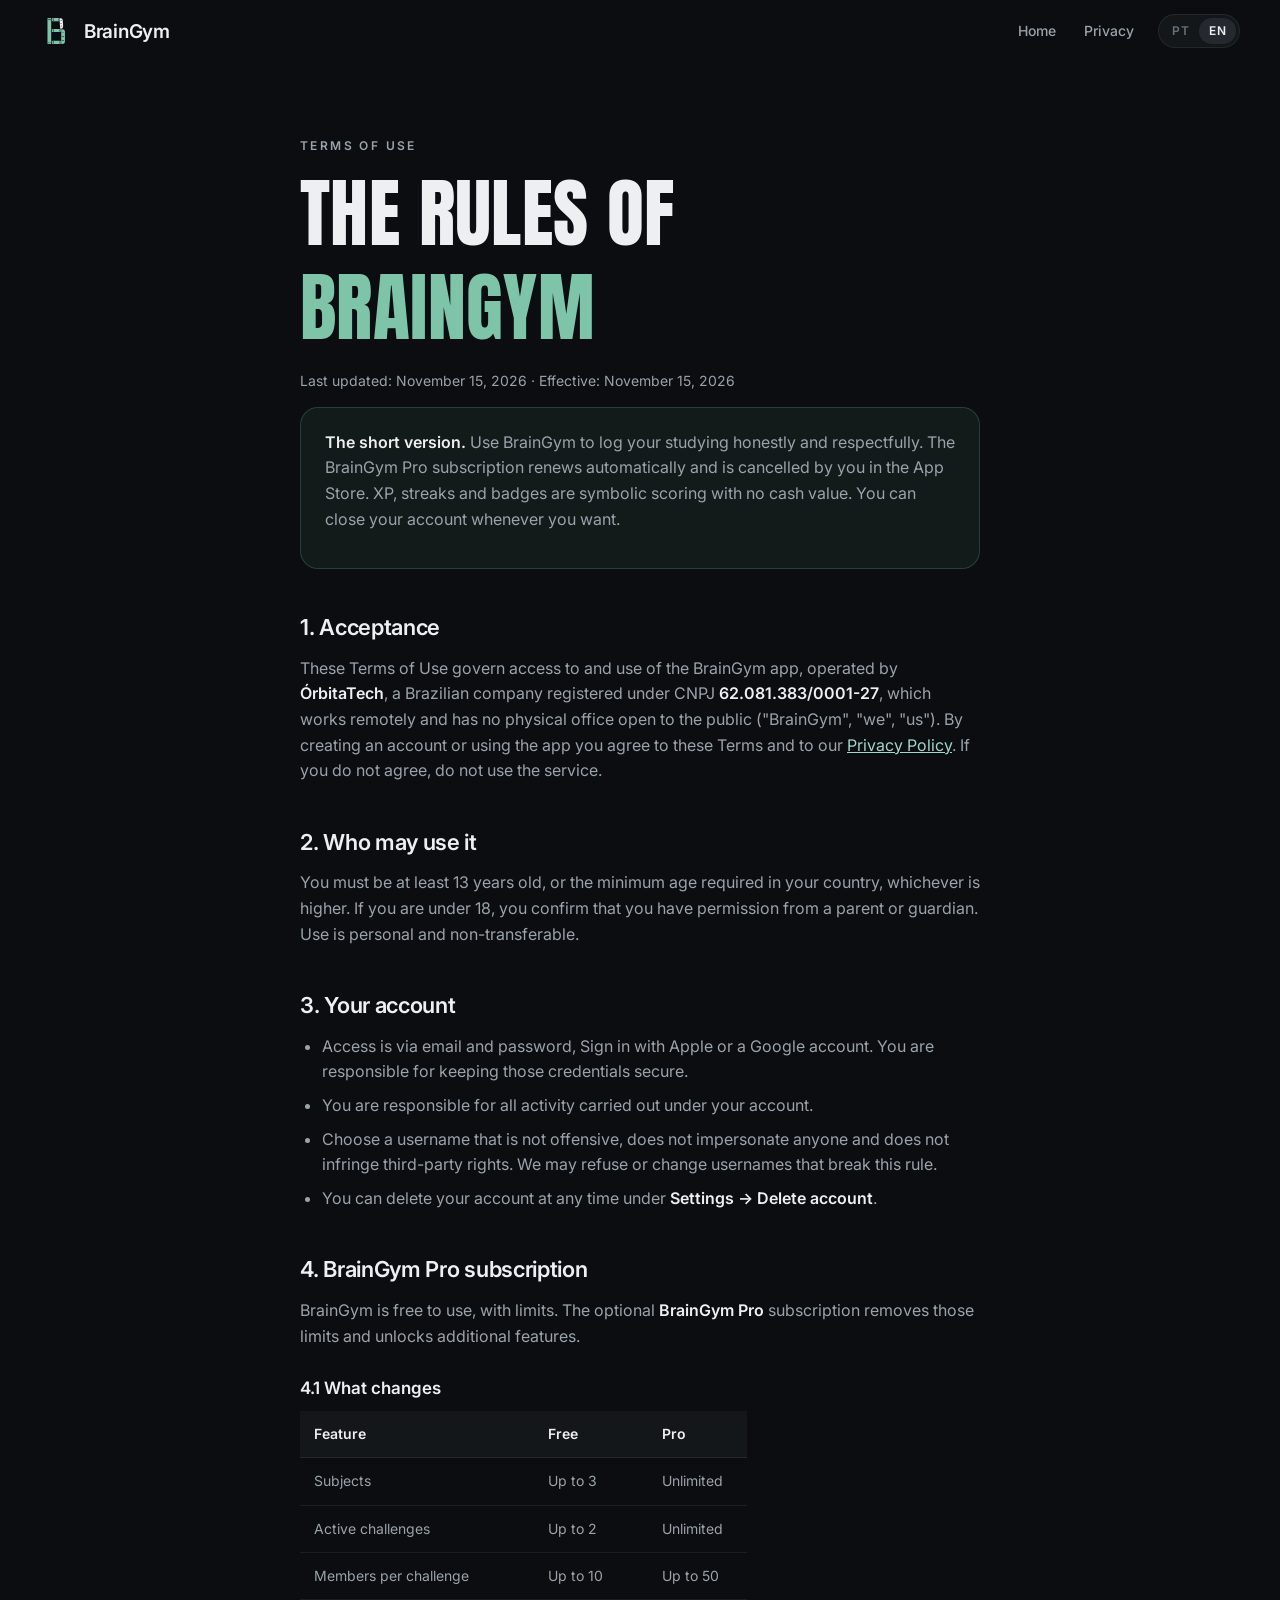
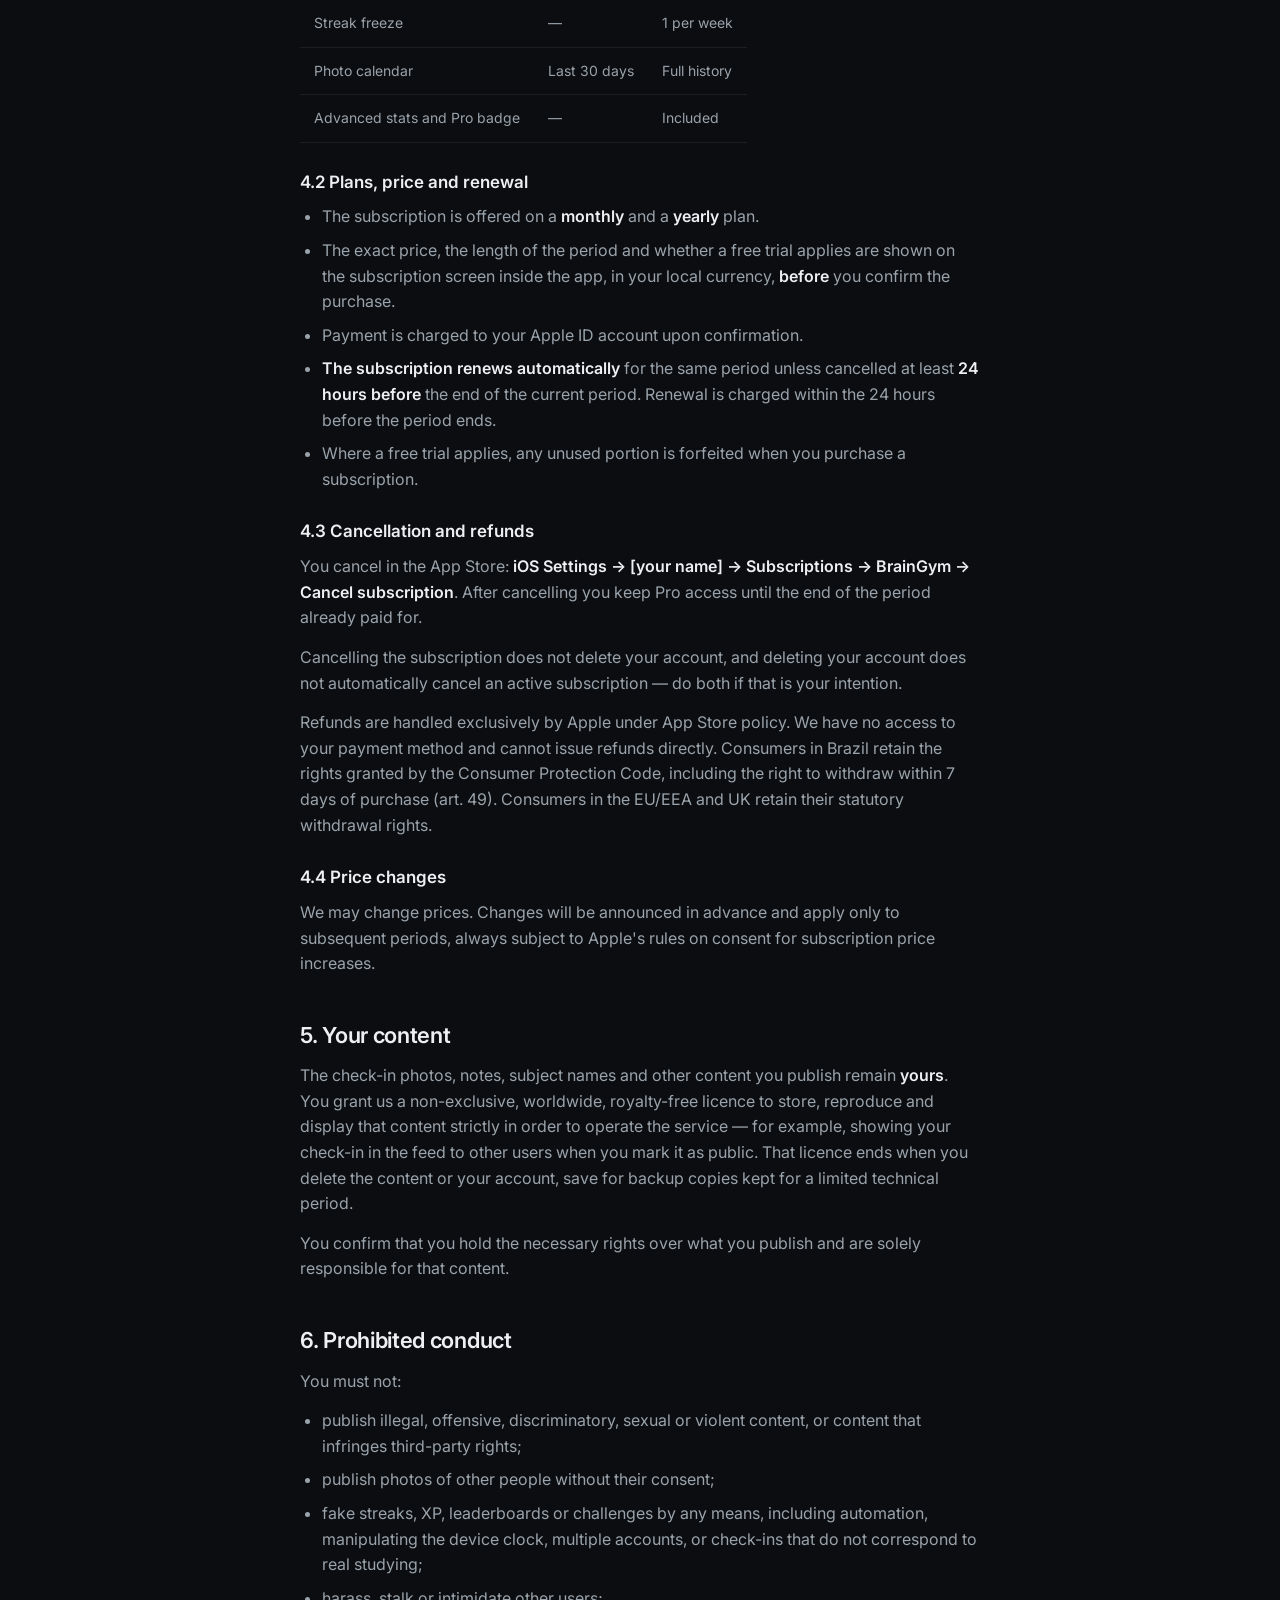
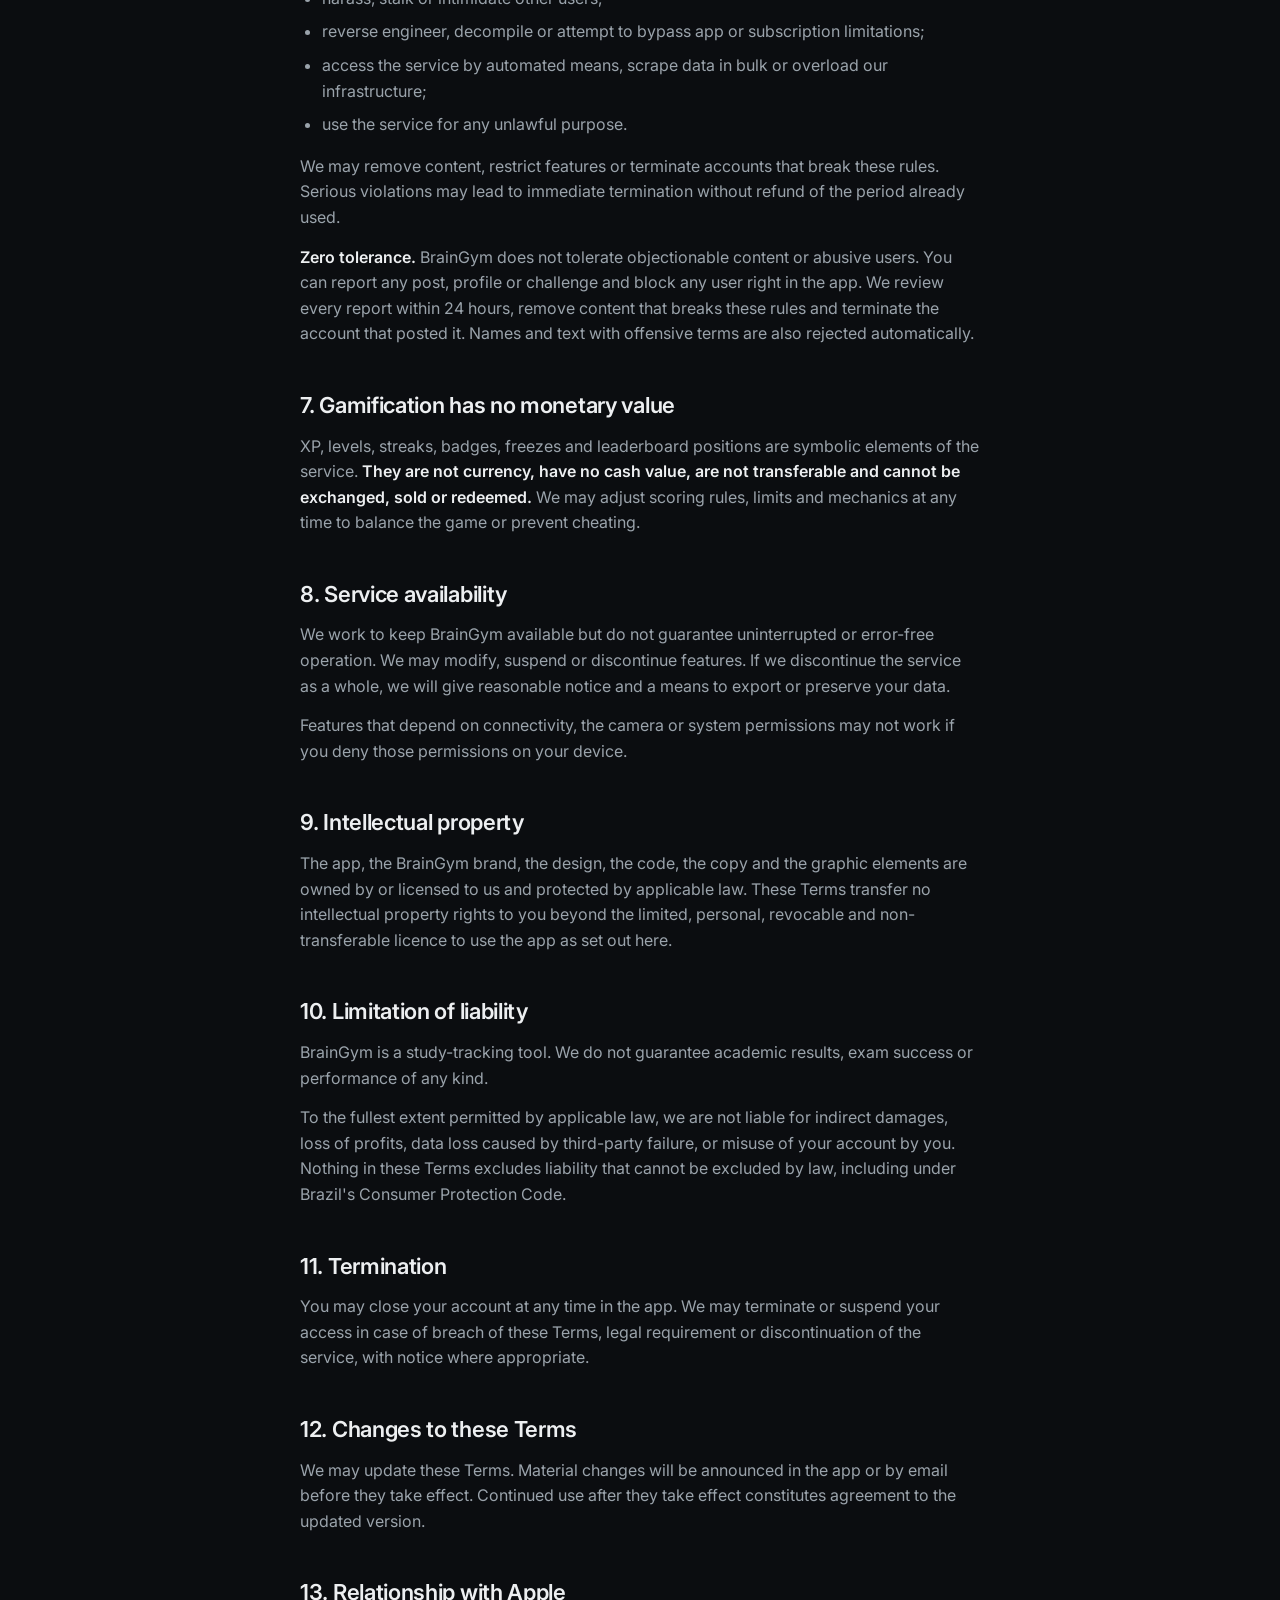
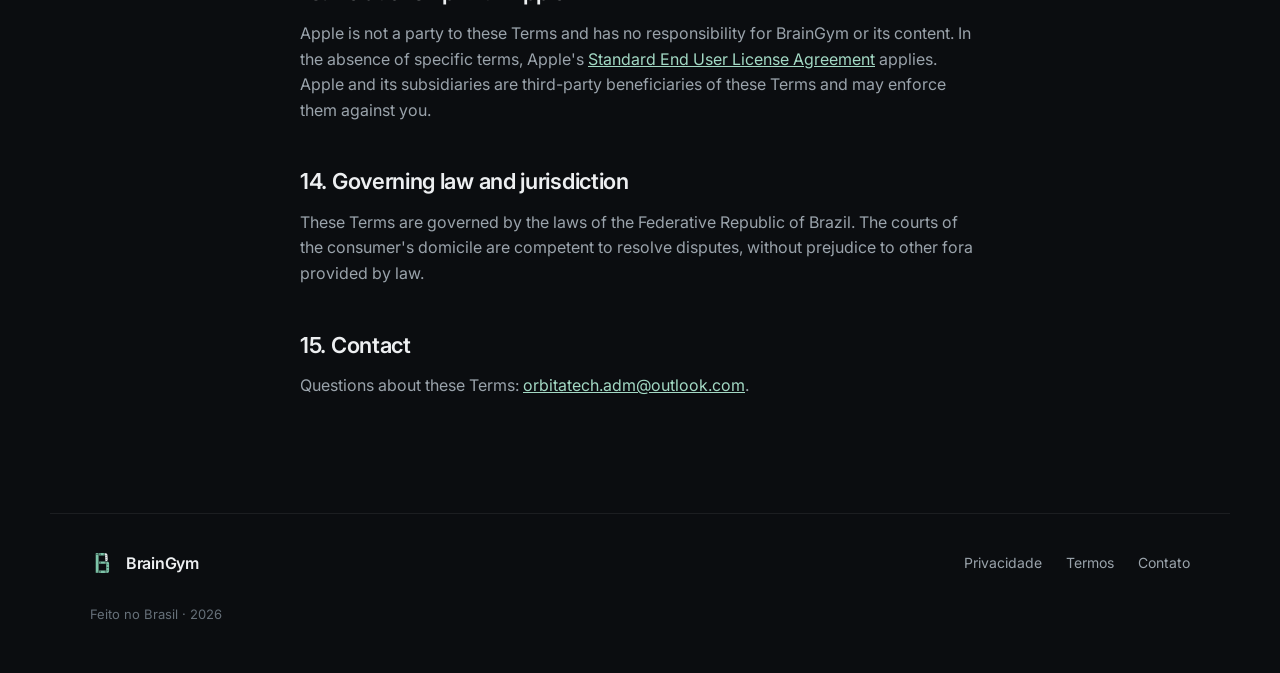
<file: terms.html>
<!doctype html>
<html lang="pt-BR">
<head>
  <meta charset="utf-8" />
  <meta name="viewport" content="width=device-width, initial-scale=1, viewport-fit=cover" />
  <meta name="theme-color" content="#0B0D10" />
  <title>Termos de Uso · BrainGym</title>
  <meta name="description" content="Termos e condições de uso do BrainGym, incluindo regras da assinatura BrainGym Pro." />
  <meta name="robots" content="index, follow" />

  <link rel="icon" type="image/svg+xml" href="/assets/brand/favicon.svg" />
  <link rel="apple-touch-icon" href="/assets/brand/apple-touch-icon.png" />
  <link rel="preconnect" href="https://fonts.googleapis.com" />
  <link rel="preconnect" href="https://fonts.gstatic.com" crossorigin />
  <link href="https://fonts.googleapis.com/css2?family=Anton&family=Inter:wght@400;500;600;700&display=swap" rel="stylesheet" />
  <link rel="stylesheet" href="/styles.css?v=21" />
</head>
<body class="legal-page">
  
  <header class="nav" data-nav>
    <a class="brand" href="/" aria-label="BrainGym">
      <img src="/assets/brand/symbol.svg" alt="" width="34" height="34" />
      <span>BrainGym</span>
    </a>
    <nav class="nav__links">
      <a href="/">Início</a>
      <a href="/privacy" data-legal-alt>Privacidade</a>
    </nav>
    <div class="lang" role="group" aria-label="Idioma">
      <button type="button" data-legal-lang="pt" class="is-active">PT</button>
      <span aria-hidden="true">·</span>
      <button type="button" data-legal-lang="en">EN</button>
    </div>
  </header>

  <main class="legal">

    <!-- ============================ PT-BR ============================ -->
    <article data-legal-doc="pt">
      <p class="legal__eyebrow">Termos de Uso</p>
      <h1 class="legal__title">Regras do <span class="accent">BrainGym</span></h1>
      <p class="legal__updated">Última atualização: 15 de novembro de 2026 · Vigente desde: 15 de novembro de 2026</p>

      <div class="legal__callout">
        <p><strong>Resumo rápido.</strong> Use o BrainGym para registrar seus estudos de forma honesta e respeitosa. A assinatura BrainGym Pro é renovada automaticamente e cancelada por você na App Store. XP, sequências e conquistas são pontuação simbólica, sem valor em dinheiro. Você pode encerrar sua conta quando quiser.</p>
      </div>

      <h2>1. Aceitação</h2>
      <p>Estes Termos de Uso regem o acesso e o uso do aplicativo BrainGym, operado pela <strong>ÓrbitaTech</strong>, CNPJ nº <strong>62.081.383/0001-27</strong>, empresa que atua de forma remota, sem sede física para atendimento presencial ("BrainGym", "nós"). Ao criar uma conta ou usar o app, você concorda com estes Termos e com a nossa <a href="/privacy">Política de Privacidade</a>. Se não concordar, não use o serviço.</p>

      <h2>2. Quem pode usar</h2>
      <p>Você precisa ter no mínimo 13 anos, ou a idade mínima exigida no seu país, o que for maior. Se você for menor de 18 anos, declara ter autorização dos pais ou responsáveis. O uso é pessoal e intransferível.</p>

      <h2>3. Sua conta</h2>
      <ul>
        <li>O acesso é feito com e-mail e senha, por Sign in with Apple ou por conta Google. Você é responsável por manter a segurança dessas credenciais.</li>
        <li>Você é responsável por toda atividade realizada na sua conta.</li>
        <li>Escolha um nome de usuário que não seja ofensivo, não se passe por outra pessoa e não infrinja direitos de terceiros. Podemos recusar ou alterar nomes de usuário que violem esta regra.</li>
        <li>Você pode excluir sua conta a qualquer momento em <strong>Ajustes → Excluir conta</strong>.</li>
      </ul>

      <h2>4. Assinatura BrainGym Pro</h2>
      <p>O BrainGym é gratuito para usar, com limites. A assinatura opcional <strong>BrainGym Pro</strong> remove esses limites e libera recursos adicionais.</p>

      <h3>4.1 O que muda</h3>
      <table class="legal__table">
        <thead><tr><th>Recurso</th><th>Grátis</th><th>Pro</th></tr></thead>
        <tbody>
          <tr><td>Matérias</td><td>Até 3</td><td>Ilimitadas</td></tr>
          <tr><td>Desafios ativos</td><td>Até 2</td><td>Ilimitados</td></tr>
          <tr><td>Participantes por desafio</td><td>Até 10</td><td>Até 50</td></tr>
          <tr><td>Congelamento de sequência</td><td>—</td><td>1 por semana</td></tr>
          <tr><td>Calendário de fotos</td><td>Últimos 30 dias</td><td>Histórico completo</td></tr>
          <tr><td>Estatísticas avançadas e selo Pro</td><td>—</td><td>Incluídos</td></tr>
        </tbody>
      </table>

      <h3>4.2 Planos, preço e renovação</h3>
      <ul>
        <li>A assinatura é oferecida em <strong>plano mensal</strong> e <strong>plano anual</strong>.</li>
        <li>O preço exato, a duração do período e a existência de teste gratuito são exibidos na tela de assinatura dentro do app, na moeda da sua região, <strong>antes</strong> da confirmação da compra.</li>
        <li>O pagamento é debitado da sua conta Apple ID no momento da confirmação.</li>
        <li><strong>A assinatura é renovada automaticamente</strong> pelo mesmo período, salvo se o cancelamento for feito com <strong>ao menos 24 horas de antecedência</strong> do fim do período vigente. A cobrança da renovação ocorre nas 24 horas anteriores ao fim do período.</li>
        <li>Se houver período de teste gratuito, qualquer parte não utilizada é perdida ao contratar a assinatura.</li>
      </ul>

      <h3>4.3 Cancelamento e reembolso</h3>
      <p>O cancelamento é feito por você, na App Store: <strong>Ajustes do iOS → [seu nome] → Assinaturas → BrainGym → Cancelar assinatura</strong>. Após o cancelamento, você mantém o acesso Pro até o fim do período já pago.</p>
      <p>Cancelar a assinatura não exclui a sua conta, e excluir a conta não cancela automaticamente uma assinatura ativa — faça as duas coisas se essa for a sua intenção.</p>
      <p>Reembolsos são processados exclusivamente pela Apple, conforme as políticas da App Store. Não temos acesso ao seu meio de pagamento nem podemos emitir reembolsos diretamente. Se você reside no Brasil, permanecem aplicáveis os direitos previstos no Código de Defesa do Consumidor, incluindo o direito de arrependimento em até 7 dias da contratação (art. 49).</p>

      <h3>4.4 Alterações de preço</h3>
      <p>Podemos alterar os preços. Alterações serão comunicadas com antecedência e só valem para períodos posteriores, sempre observadas as regras da Apple sobre consentimento em aumento de preço de assinatura.</p>

      <h2>5. Seu conteúdo</h2>
      <p>As fotos de check-in, anotações, nomes de matérias e demais conteúdos que você publica continuam sendo <strong>seus</strong>. Você nos concede uma licença não exclusiva, mundial e gratuita para armazenar, reproduzir e exibir esse conteúdo estritamente para operar o serviço — por exemplo, mostrar seu check-in no feed para outros usuários quando você o marca como público. Essa licença termina quando você apaga o conteúdo ou a conta, ressalvadas cópias em backup por prazo técnico limitado.</p>
      <p>Você declara ter os direitos necessários sobre o que publica e é o único responsável por esse conteúdo.</p>

      <h2>6. Conduta proibida</h2>
      <p>É vedado:</p>
      <ul>
        <li>publicar conteúdo ilegal, ofensivo, discriminatório, sexual, violento ou que viole direitos de terceiros;</li>
        <li>publicar fotos de outras pessoas sem o consentimento delas;</li>
        <li>fraudar sequências, XP, rankings ou desafios por qualquer meio, incluindo automação, manipulação do relógio do dispositivo, contas múltiplas ou check-ins que não correspondam a estudo real;</li>
        <li>assediar, perseguir ou intimidar outros usuários;</li>
        <li>fazer engenharia reversa, descompilar ou tentar contornar limitações do app ou da assinatura;</li>
        <li>acessar o serviço por meios automatizados, extrair dados em massa ou sobrecarregar nossa infraestrutura;</li>
        <li>usar o serviço para qualquer finalidade ilícita.</li>
      </ul>
      <p>Podemos remover conteúdo, restringir recursos ou encerrar contas que violem estas regras. Violações graves podem levar ao encerramento imediato, sem reembolso de período já utilizado.</p>
      <p><strong>Tolerância zero.</strong> O BrainGym não tolera conteúdo ofensivo nem usuários abusivos. Você pode denunciar qualquer post, perfil ou desafio e bloquear qualquer usuário direto no app. Analisamos toda denúncia em até 24 horas: removemos o conteúdo que viola estas regras e encerramos a conta de quem o publicou. Nomes e textos com termos ofensivos também são recusados automaticamente.</p>

      <h2>7. Gamificação não tem valor monetário</h2>
      <p>XP, níveis, sequências, conquistas, congelamentos e posições em ranking são elementos simbólicos do serviço. <strong>Não são moeda, não têm valor em dinheiro, não são transferíveis e não podem ser trocados, vendidos ou resgatados.</strong> Podemos ajustar regras de pontuação, limites e mecânicas a qualquer tempo para equilibrar o jogo ou coibir fraude.</p>

      <h2>8. Disponibilidade do serviço</h2>
      <p>Trabalhamos para manter o BrainGym disponível, mas não garantimos operação ininterrupta ou livre de erros. Podemos modificar, suspender ou descontinuar funcionalidades. Se descontinuarmos o serviço como um todo, avisaremos com antecedência razoável e daremos meios de exportar ou preservar seus dados.</p>
      <p>Recursos que dependem de conexão, câmera ou permissões do sistema podem não funcionar se você negar essas permissões no dispositivo.</p>

      <h2>9. Propriedade intelectual</h2>
      <p>O aplicativo, a marca BrainGym, o design, o código, os textos e os elementos gráficos são de nossa titularidade ou licenciados a nós, e protegidos pela legislação aplicável. Estes Termos não transferem qualquer direito de propriedade intelectual a você, além da licença limitada, pessoal, revogável e não transferível de usar o app conforme aqui previsto.</p>

      <h2>10. Limitação de responsabilidade</h2>
      <p>O BrainGym é uma ferramenta de acompanhamento de estudos. Não garantimos resultados acadêmicos, aprovação em provas ou desempenho de qualquer natureza.</p>
      <p>Na máxima extensão permitida pela lei aplicável, não respondemos por danos indiretos, lucros cessantes, perda de dados decorrente de falha de terceiros ou uso indevido da sua conta por você. Nada nestes Termos exclui responsabilidades que não possam ser afastadas por lei, incluindo as previstas no Código de Defesa do Consumidor.</p>

      <h2>11. Encerramento</h2>
      <p>Você pode encerrar sua conta a qualquer momento pelo app. Podemos encerrar ou suspender seu acesso em caso de violação destes Termos, exigência legal ou descontinuidade do serviço, com aviso quando cabível.</p>

      <h2>12. Alterações destes Termos</h2>
      <p>Podemos atualizar estes Termos. Alterações relevantes serão comunicadas no app ou por e-mail antes de entrarem em vigor. O uso continuado após a vigência representa concordância com a versão atualizada.</p>

      <h2>13. Relação com a Apple</h2>
      <p>A Apple não é parte destes Termos e não tem qualquer responsabilidade sobre o BrainGym ou seu conteúdo. Na ausência de termos específicos, aplica-se subsidiariamente o <a href="https://www.apple.com/legal/internet-services/itunes/dev/stdeula/" target="_blank" rel="noopener">Contrato de Licença de Usuário Final Padrão da Apple</a>. Apple e suas subsidiárias são beneficiárias terceiras destes Termos e podem exigir seu cumprimento em face de você.</p>

      <h2>14. Lei aplicável e foro</h2>
      <p>Estes Termos são regidos pelas leis da República Federativa do Brasil. Fica eleito o foro do domicílio do consumidor para dirimir controvérsias, sem prejuízo de outros foros previstos em lei.</p>

      <h2>15. Contato</h2>
      <p>Dúvidas sobre estes Termos: <a href="mailto:orbitatech.adm@outlook.com">orbitatech.adm@outlook.com</a>.</p>
    </article>

    <!-- ============================ EN ============================ -->
    <article data-legal-doc="en" hidden>
      <p class="legal__eyebrow">Terms of Use</p>
      <h1 class="legal__title">The rules of <span class="accent">BrainGym</span></h1>
      <p class="legal__updated">Last updated: November 15, 2026 · Effective: November 15, 2026</p>

      <div class="legal__callout">
        <p><strong>The short version.</strong> Use BrainGym to log your studying honestly and respectfully. The BrainGym Pro subscription renews automatically and is cancelled by you in the App Store. XP, streaks and badges are symbolic scoring with no cash value. You can close your account whenever you want.</p>
      </div>

      <h2>1. Acceptance</h2>
      <p>These Terms of Use govern access to and use of the BrainGym app, operated by <strong>ÓrbitaTech</strong>, a Brazilian company registered under CNPJ <strong>62.081.383/0001-27</strong>, which works remotely and has no physical office open to the public ("BrainGym", "we", "us"). By creating an account or using the app you agree to these Terms and to our <a href="/privacy">Privacy Policy</a>. If you do not agree, do not use the service.</p>

      <h2>2. Who may use it</h2>
      <p>You must be at least 13 years old, or the minimum age required in your country, whichever is higher. If you are under 18, you confirm that you have permission from a parent or guardian. Use is personal and non-transferable.</p>

      <h2>3. Your account</h2>
      <ul>
        <li>Access is via email and password, Sign in with Apple or a Google account. You are responsible for keeping those credentials secure.</li>
        <li>You are responsible for all activity carried out under your account.</li>
        <li>Choose a username that is not offensive, does not impersonate anyone and does not infringe third-party rights. We may refuse or change usernames that break this rule.</li>
        <li>You can delete your account at any time under <strong>Settings → Delete account</strong>.</li>
      </ul>

      <h2>4. BrainGym Pro subscription</h2>
      <p>BrainGym is free to use, with limits. The optional <strong>BrainGym Pro</strong> subscription removes those limits and unlocks additional features.</p>

      <h3>4.1 What changes</h3>
      <table class="legal__table">
        <thead><tr><th>Feature</th><th>Free</th><th>Pro</th></tr></thead>
        <tbody>
          <tr><td>Subjects</td><td>Up to 3</td><td>Unlimited</td></tr>
          <tr><td>Active challenges</td><td>Up to 2</td><td>Unlimited</td></tr>
          <tr><td>Members per challenge</td><td>Up to 10</td><td>Up to 50</td></tr>
          <tr><td>Streak freeze</td><td>—</td><td>1 per week</td></tr>
          <tr><td>Photo calendar</td><td>Last 30 days</td><td>Full history</td></tr>
          <tr><td>Advanced stats and Pro badge</td><td>—</td><td>Included</td></tr>
        </tbody>
      </table>

      <h3>4.2 Plans, price and renewal</h3>
      <ul>
        <li>The subscription is offered on a <strong>monthly</strong> and a <strong>yearly</strong> plan.</li>
        <li>The exact price, the length of the period and whether a free trial applies are shown on the subscription screen inside the app, in your local currency, <strong>before</strong> you confirm the purchase.</li>
        <li>Payment is charged to your Apple ID account upon confirmation.</li>
        <li><strong>The subscription renews automatically</strong> for the same period unless cancelled at least <strong>24 hours before</strong> the end of the current period. Renewal is charged within the 24 hours before the period ends.</li>
        <li>Where a free trial applies, any unused portion is forfeited when you purchase a subscription.</li>
      </ul>

      <h3>4.3 Cancellation and refunds</h3>
      <p>You cancel in the App Store: <strong>iOS Settings → [your name] → Subscriptions → BrainGym → Cancel subscription</strong>. After cancelling you keep Pro access until the end of the period already paid for.</p>
      <p>Cancelling the subscription does not delete your account, and deleting your account does not automatically cancel an active subscription — do both if that is your intention.</p>
      <p>Refunds are handled exclusively by Apple under App Store policy. We have no access to your payment method and cannot issue refunds directly. Consumers in Brazil retain the rights granted by the Consumer Protection Code, including the right to withdraw within 7 days of purchase (art. 49). Consumers in the EU/EEA and UK retain their statutory withdrawal rights.</p>

      <h3>4.4 Price changes</h3>
      <p>We may change prices. Changes will be announced in advance and apply only to subsequent periods, always subject to Apple's rules on consent for subscription price increases.</p>

      <h2>5. Your content</h2>
      <p>The check-in photos, notes, subject names and other content you publish remain <strong>yours</strong>. You grant us a non-exclusive, worldwide, royalty-free licence to store, reproduce and display that content strictly in order to operate the service — for example, showing your check-in in the feed to other users when you mark it as public. That licence ends when you delete the content or your account, save for backup copies kept for a limited technical period.</p>
      <p>You confirm that you hold the necessary rights over what you publish and are solely responsible for that content.</p>

      <h2>6. Prohibited conduct</h2>
      <p>You must not:</p>
      <ul>
        <li>publish illegal, offensive, discriminatory, sexual or violent content, or content that infringes third-party rights;</li>
        <li>publish photos of other people without their consent;</li>
        <li>fake streaks, XP, leaderboards or challenges by any means, including automation, manipulating the device clock, multiple accounts, or check-ins that do not correspond to real studying;</li>
        <li>harass, stalk or intimidate other users;</li>
        <li>reverse engineer, decompile or attempt to bypass app or subscription limitations;</li>
        <li>access the service by automated means, scrape data in bulk or overload our infrastructure;</li>
        <li>use the service for any unlawful purpose.</li>
      </ul>
      <p>We may remove content, restrict features or terminate accounts that break these rules. Serious violations may lead to immediate termination without refund of the period already used.</p>
      <p><strong>Zero tolerance.</strong> BrainGym does not tolerate objectionable content or abusive users. You can report any post, profile or challenge and block any user right in the app. We review every report within 24 hours, remove content that breaks these rules and terminate the account that posted it. Names and text with offensive terms are also rejected automatically.</p>

      <h2>7. Gamification has no monetary value</h2>
      <p>XP, levels, streaks, badges, freezes and leaderboard positions are symbolic elements of the service. <strong>They are not currency, have no cash value, are not transferable and cannot be exchanged, sold or redeemed.</strong> We may adjust scoring rules, limits and mechanics at any time to balance the game or prevent cheating.</p>

      <h2>8. Service availability</h2>
      <p>We work to keep BrainGym available but do not guarantee uninterrupted or error-free operation. We may modify, suspend or discontinue features. If we discontinue the service as a whole, we will give reasonable notice and a means to export or preserve your data.</p>
      <p>Features that depend on connectivity, the camera or system permissions may not work if you deny those permissions on your device.</p>

      <h2>9. Intellectual property</h2>
      <p>The app, the BrainGym brand, the design, the code, the copy and the graphic elements are owned by or licensed to us and protected by applicable law. These Terms transfer no intellectual property rights to you beyond the limited, personal, revocable and non-transferable licence to use the app as set out here.</p>

      <h2>10. Limitation of liability</h2>
      <p>BrainGym is a study-tracking tool. We do not guarantee academic results, exam success or performance of any kind.</p>
      <p>To the fullest extent permitted by applicable law, we are not liable for indirect damages, loss of profits, data loss caused by third-party failure, or misuse of your account by you. Nothing in these Terms excludes liability that cannot be excluded by law, including under Brazil's Consumer Protection Code.</p>

      <h2>11. Termination</h2>
      <p>You may close your account at any time in the app. We may terminate or suspend your access in case of breach of these Terms, legal requirement or discontinuation of the service, with notice where appropriate.</p>

      <h2>12. Changes to these Terms</h2>
      <p>We may update these Terms. Material changes will be announced in the app or by email before they take effect. Continued use after they take effect constitutes agreement to the updated version.</p>

      <h2>13. Relationship with Apple</h2>
      <p>Apple is not a party to these Terms and has no responsibility for BrainGym or its content. In the absence of specific terms, Apple's <a href="https://www.apple.com/legal/internet-services/itunes/dev/stdeula/" target="_blank" rel="noopener">Standard End User License Agreement</a> applies. Apple and its subsidiaries are third-party beneficiaries of these Terms and may enforce them against you.</p>

      <h2>14. Governing law and jurisdiction</h2>
      <p>These Terms are governed by the laws of the Federative Republic of Brazil. The courts of the consumer's domicile are competent to resolve disputes, without prejudice to other fora provided by law.</p>

      <h2>15. Contact</h2>
      <p>Questions about these Terms: <a href="mailto:orbitatech.adm@outlook.com">orbitatech.adm@outlook.com</a>.</p>
    </article>
  </main>

  <footer class="footer">
    <a class="brand brand--small" href="/">
      <img src="/assets/brand/symbol.svg" alt="" width="26" height="26" />
      <span>BrainGym</span>
    </a>
    <nav class="footer__links">
      <a href="/privacy">Privacidade</a>
      <a href="/terms">Termos</a>
      <a href="mailto:orbitatech.adm@outlook.com">Contato</a>
    </nav>
    <p class="footer__meta"><span>Feito no Brasil</span> · <span id="year"></span></p>
  </footer>

  <script src="/legal.js?v=1" defer></script>
</body>
</html>
</file>
<file: styles.css>
/* BrainGym — site
   Same tokens as the app: night base, one sálvia accent, Anton for display,
   Inter for everything else. */

:root {
  --bg: #0B0D10;
  --surface: #14171A;
  --surface-2: #1A1E22;
  --raised: #242930;
  --border: rgba(255, 255, 255, 0.07);
  --text: #EDEFF1;
  --sub: #9AA3AB;
  --faint: #667079;
  --sage: #7DC4A8;
  --sage-light: #A3D9C4;
  --gold: #D9B36A;
  --on-sage: #0B0D10;

  --display: "Anton", Impact, "Arial Narrow", sans-serif;
  --sans: "Inter", system-ui, -apple-system, "Segoe UI", sans-serif;

  --max: 1180px;
  --gutter: clamp(20px, 5vw, 40px);
  --radius: 24px;
}

*, *::before, *::after { box-sizing: border-box; }
html { scroll-behavior: smooth; -webkit-text-size-adjust: 100%; }
body {
  margin: 0;
  background: var(--bg);
  color: var(--text);
  font: 400 16px/1.6 var(--sans);
  -webkit-font-smoothing: antialiased;
  overflow-x: hidden;
}
img { max-width: 100%; display: block; }
a { color: inherit; }
h1, h2, h3, p, ol, ul { margin: 0; }
:focus-visible { outline: 2px solid var(--sage); outline-offset: 3px; border-radius: 6px; }

/* ---------- Nav ---------- */

.nav {
  position: fixed; inset: 0 0 auto 0; z-index: 50;
  display: flex; align-items: center; gap: 24px;
  padding: 14px var(--gutter);
  transition: background .25s ease, border-color .25s ease;
  border-bottom: 1px solid transparent;
}
.nav.is-scrolled {
  background: rgba(11, 13, 16, 0.78);
  backdrop-filter: saturate(160%) blur(16px);
  -webkit-backdrop-filter: saturate(160%) blur(16px);
  border-bottom-color: var(--border);
}
.brand { display: inline-flex; align-items: center; gap: 10px; text-decoration: none; }
.brand img { width: 34px; height: 34px; }
.brand span { font: 600 19px/1 var(--sans); letter-spacing: -0.3px; }
.brand--small img { width: 26px; height: 26px; }
.brand--small span { font-size: 16px; }

.nav__links { display: flex; gap: 28px; margin-left: auto; }
.nav__links a { color: var(--sub); text-decoration: none; font: 500 14px/1 var(--sans); transition: color .2s; }
.nav__links a:hover { color: var(--text); }
.nav__end { display: flex; align-items: center; gap: 16px; }

.lang { display: inline-flex; padding: 3px; border-radius: 999px; background: var(--surface); border: 1px solid var(--border); }
.lang button {
  appearance: none; border: 0; background: transparent; color: var(--faint);
  font: 600 12px/1 var(--sans); letter-spacing: .5px; padding: 7px 10px; border-radius: 999px; cursor: pointer;
}
.lang button.is-active { background: var(--raised); color: var(--text); }
.lang > span { display: none; }

/* ---------- Buttons ---------- */

.btn {
  display: inline-flex; align-items: center; justify-content: center; gap: 8px;
  height: 48px; padding: 0 22px; border-radius: 14px;
  background: var(--sage); color: var(--on-sage);
  font: 600 15px/1 var(--sans); text-decoration: none;
  transition: transform .15s ease, background .2s ease;
}
.btn:hover { background: var(--sage-light); }
.btn:active { transform: scale(.98); }
.btn--small { height: 38px; padding: 0 16px; border-radius: 11px; font-size: 14px; }

.store {
  display: inline-flex; align-items: center; gap: 10px;
  height: 56px; padding: 0 22px 0 18px; border-radius: 14px;
  background: var(--text); color: var(--bg); text-decoration: none;
  transition: transform .15s ease, background .2s ease;
}
.store:hover { background: #fff; }
.store svg { width: 26px; height: 26px; }
.store span { display: flex; flex-direction: column; line-height: 1.05; }
.store small { font: 500 11px/1.2 var(--sans); opacity: .7; }
.store strong { font: 600 19px/1.1 var(--sans); letter-spacing: -0.3px; }

.link-arrow {
  display: inline-flex; align-items: center; gap: 8px;
  color: var(--text); text-decoration: none; font: 500 15px/1 var(--sans);
}
.link-arrow::after { content: "→"; color: var(--sage); transition: transform .2s ease; }
.link-arrow:hover::after { transform: translateX(3px); }

/* ---------- Type ---------- */

.display {
  font: 400 clamp(72px, 11vw, 148px)/1.2 var(--display);
  text-transform: uppercase; letter-spacing: 0.5px;
}
.display em, .title em { font-style: normal; color: var(--sage); }
.display--md { font-size: clamp(56px, 8vw, 104px); }
/* Anton's accented capitals (Ã, Ê, Á) rise well above the cap height;
   tighter leading than this lets them touch the line above. */
.title {
  font: 400 clamp(40px, 5.4vw, 68px)/1.24 var(--display);
  text-transform: uppercase; letter-spacing: 0.4px;
}
.lead { color: var(--sub); font-size: clamp(17px, 1.6vw, 19px); line-height: 1.55; max-width: 34em; }
.overline {
  color: var(--sage-light); font: 600 12px/1 var(--sans);
  text-transform: uppercase; letter-spacing: 2.4px; margin-bottom: 18px;
}
.overline--gold { color: var(--gold); }
.chip {
  display: inline-flex; align-items: center; gap: 10px;
  height: 32px; padding: 0 14px; border-radius: 999px;
  background: rgba(125, 196, 168, .1); color: var(--sage-light);
  box-shadow: inset 0 0 0 1px rgba(125, 196, 168, .28);
  font: 600 12px/1 var(--sans); letter-spacing: 1.4px; text-transform: uppercase;
}
.chip .dot { width: 7px; height: 7px; border-radius: 50%; background: var(--sage); box-shadow: 0 0 0 4px rgba(125,196,168,.18); }
.chip--gold { background: rgba(217,179,106,.1); color: var(--gold); box-shadow: inset 0 0 0 1px rgba(217,179,106,.32); }

/* ---------- Phone ---------- */

.phone {
  position: relative;
  width: min(330px, 74vw);
  aspect-ratio: 660 / 1434;
  padding: 10px;
  border-radius: 54px;
  background: linear-gradient(150deg, #3d434b 0%, #171a1e 22%, #101215 55%, #23272d 82%, #3a4048 100%);
  box-shadow: 0 50px 100px rgba(0,0,0,.55), 0 18px 36px rgba(0,0,0,.4), inset 0 0 0 1px rgba(255,255,255,.07);
}
.phone img { width: 100%; height: 100%; object-fit: cover; border-radius: 44px; background: var(--surface); }

.float {
  position: absolute; z-index: 3; border-radius: 22px;
  box-shadow: 0 30px 60px rgba(0,0,0,.6), 0 10px 22px rgba(0,0,0,.45), inset 0 0 0 1px rgba(163,217,196,.2);
}

.hero__cta { display: flex; align-items: center; gap: 28px; flex-wrap: wrap; justify-content: center; }
.section { max-width: var(--max); margin: 0 auto; padding: 120px var(--gutter); }

/* ---------- PRO ---------- */

.pro__card {
  position: relative; overflow: hidden;
  display: grid; grid-template-columns: 1.15fr 1fr; align-items: center; gap: 40px;
  padding: 64px; border-radius: 36px;
  background: linear-gradient(160deg, #161a1e 0%, #111417 60%);
  border: 1px solid var(--border);
}
.pro__card::before {
  content: ""; position: absolute; width: 640px; height: 640px; right: -160px; bottom: -260px; border-radius: 50%;
  background: radial-gradient(closest-side, rgba(143,195,221,.16), transparent);
  pointer-events: none;
}
.pro__copy { position: relative; display: flex; flex-direction: column; gap: 22px; align-items: flex-start; }
.pro__list { list-style: none; padding: 0; display: grid; gap: 12px; }
.pro__list li { position: relative; padding-left: 30px; color: var(--text); font-size: 16px; }
.pro__list li::before {
  content: ""; position: absolute; left: 0; top: 4px; width: 18px; height: 18px; border-radius: 50%;
  background: var(--sage) url("data:image/svg+xml,%3Csvg xmlns='http://www.w3.org/2000/svg' viewBox='0 0 24 24'%3E%3Cpath d='M6 12.5l4 4 8-9' fill='none' stroke='%230B0D10' stroke-width='3' stroke-linecap='round' stroke-linejoin='round'/%3E%3C/svg%3E") center/12px no-repeat;
}
.fine { color: var(--faint); font-size: 14px; }
.pro__visual { position: relative; display: grid; place-items: center; margin-bottom: -180px; }

/* ---------- CTA ---------- */

.cta { text-align: center; display: flex; flex-direction: column; align-items: center; gap: 26px; padding-bottom: 140px; }
.cta .lead { margin: 0 auto; }
.mark { width: 140px; height: 140px; margin-bottom: 10px; overflow: visible; }
.mark .book { opacity: 0; transform: translateY(-26px); transition: opacity .5s ease, transform .7s cubic-bezier(.2, .9, .25, 1.2); transition-delay: calc(var(--i) * 110ms); }
.mark.is-in .book { opacity: 1; transform: none; }

/* ---------- Footer ---------- */

.footer {
  max-width: var(--max); margin: 0 auto; padding: 36px var(--gutter) 48px;
  display: flex; align-items: center; gap: 28px; flex-wrap: wrap;
  border-top: 1px solid var(--border);
}
.footer__links { display: flex; gap: 24px; margin-left: auto; }
.footer__links a { color: var(--sub); text-decoration: none; font-size: 14px; }
.footer__links a:hover { color: var(--text); }
.footer__meta { color: var(--faint); font-size: 13px; width: 100%; }

/* ---------- Reveal ---------- */

.reveal { opacity: 0; transform: translateY(18px); transition: opacity .7s ease, transform .7s cubic-bezier(.2, .8, .2, 1); }
.reveal.is-in { opacity: 1; transform: none; }
.no-js .reveal, .no-js .mark .book { opacity: 1; transform: none; }

@media (prefers-reduced-motion: reduce) {
  html { scroll-behavior: auto; }
  .reveal, .mark .book { opacity: 1; transform: none; transition: none; }
}

/* ---------- Legal pages ---------- */

.legal { max-width: 760px; margin: 0 auto; padding: 140px var(--gutter) 100px; }
.legal__eyebrow { color: var(--sage-light); font: 600 12px/1 var(--sans); text-transform: uppercase; letter-spacing: 2.4px; margin-bottom: 18px; }
.legal__title { font: 400 clamp(44px, 7vw, 76px)/1.24 var(--display); text-transform: uppercase; letter-spacing: .4px; margin-bottom: 16px; }
.legal__title .accent { color: var(--sage); }
.legal__updated { color: var(--faint); font-size: 14px; margin-bottom: 36px; }
.legal__callout {
  padding: 22px 24px; border-radius: 18px; margin-bottom: 40px;
  background: rgba(125,196,168,.07); border: 1px solid rgba(125,196,168,.22);
}
.legal__callout p { color: var(--text); margin: 0; }
.legal h2 { font: 600 22px/1.3 var(--sans); letter-spacing: -0.3px; margin: 44px 0 14px; }
.legal h3 { font: 600 17px/1.4 var(--sans); margin: 28px 0 10px; }
.legal p, .legal li { color: var(--sub); }
.legal p { margin: 0 0 14px; }
.legal ul, .legal ol { padding-left: 22px; margin: 0 0 16px; display: grid; gap: 8px; }
.legal strong { color: var(--text); font-weight: 600; }
.legal a { color: var(--sage-light); }
.legal__table { width: 100%; border-collapse: collapse; margin: 8px 0 22px; font-size: 14px; display: block; overflow-x: auto; }
.legal__table th, .legal__table td { text-align: left; padding: 12px 14px; border-bottom: 1px solid var(--border); vertical-align: top; color: var(--sub); }
.legal__table th { color: var(--text); font-weight: 600; background: var(--surface); }
.legal-page .nav__links { display: flex; margin-left: auto; }

/* ---------- Scroll progress ---------- */

.scrollbar { position: fixed; inset: 0 0 auto 0; height: 2px; z-index: 60; pointer-events: none; }
.scrollbar span { display: block; height: 100%; width: 100%; transform-origin: 0 50%; transform: scaleX(0); background: var(--sage); }

/* ---------- Scene 1 · Opening ---------- */

.s-open { position: relative; height: 260vh; }
.s-open__sticky { position: sticky; top: 0; height: 100vh; height: 100svh; overflow: hidden; }
.s-open__sticky::before {
  content: ""; position: absolute; left: 50%; top: 50%; width: 120vmin; height: 120vmin; transform: translate(-50%, -50%);
  border-radius: 50%; pointer-events: none;
  background: radial-gradient(closest-side, rgba(125,196,168,.16), rgba(125,196,168,.04) 55%, transparent);
}
.s-open__mark { position: absolute; left: 0; top: 0; transform-origin: 50% 50%; will-change: transform; }
.s-open__intro { position: absolute; left: 0; right: 0; text-align: center; margin: 0; will-change: opacity, transform; }
.s-open__copy {
  position: absolute; left: 50%; width: min(980px, calc(100% - 2 * var(--gutter)));
  transform: translateX(-50%);
  display: flex; flex-direction: column; align-items: center; text-align: center; gap: 24px;
  will-change: opacity, transform;
}
.s-open__copy .lead { margin: 0 auto; }
.display--hero { font-size: clamp(60px, 8.6vw, 128px); }
.display--hero span, .display--hero em { display: inline; }
.s-open__hint {
  position: absolute; left: 50%; bottom: 28px; transform: translateX(-50%); margin: 0;
  display: flex; flex-direction: column; align-items: center; gap: 10px;
  color: var(--faint); font: 500 12px/1 var(--sans); letter-spacing: 1.6px; text-transform: uppercase;
  white-space: nowrap;
}
.s-open__hint i { width: 1px; height: 34px; background: linear-gradient(var(--sage), transparent); animation: hint 1.8s ease-in-out infinite; transform-origin: top; }
@keyframes hint { 0% { transform: scaleY(0); opacity: 1; } 70% { transform: scaleY(1); opacity: 1; } 100% { transform: scaleY(1); opacity: 0; } }

/* ---------- Scene 2 · A day ---------- */

.s-day { position: relative; height: 340vh; }
.s-day__sticky {
  position: sticky; top: 0; height: 100vh; height: 100svh;
  max-width: var(--max); margin: 0 auto; padding: 90px var(--gutter) 40px;
  display: grid; grid-template-columns: 1fr 1fr; align-items: center; gap: 60px;
}
.s-day__text .title { margin-bottom: 40px; }
.s-day__steps { list-style: none; padding: 0; display: grid; gap: 6px; position: relative; }
.s-day__steps li {
  display: grid; grid-template-columns: 52px 1fr; gap: 6px; padding: 16px 0 16px 18px;
  border-left: 2px solid var(--raised); opacity: .38; transition: opacity .35s ease, border-color .35s ease;
}
.s-day__steps li.is-on { opacity: 1; border-left-color: var(--sage); }
.s-day__steps .n { font: 400 30px/1.1 var(--display); color: var(--sage); }
.s-day__steps h3 { font: 600 19px/1.3 var(--sans); letter-spacing: -0.2px; margin-bottom: 6px; }
.s-day__steps p { color: var(--sub); font-size: 15px; }

.stage {
  position: relative; justify-self: center;
  width: min(380px, 100%); aspect-ratio: 380 / 470;
  border-radius: 40px; background: var(--surface); border: 1px solid var(--border);
  box-shadow: 0 50px 100px rgba(0,0,0,.45);
  overflow: hidden;
}
.stage::before {
  content: ""; position: absolute; inset: -30%; pointer-events: none;
  background: radial-gradient(closest-side at 50% 40%, rgba(125,196,168,.14), transparent);
}
.stage__layer { position: absolute; inset: 0; display: grid; place-items: center; opacity: 0; will-change: opacity, transform; }
.stage__label {
  position: absolute; top: 34px; left: 0; right: 0; margin: 0;
  display: flex; justify-content: center; align-items: center; gap: 8px;
  color: var(--sub); font: 500 14px/1 var(--sans);
}
.stage__label .dot { width: 8px; height: 8px; border-radius: 50%; background: var(--sage); }
.ring { position: relative; width: 74%; aspect-ratio: 1; display: grid; place-items: center; }
.ring svg { position: absolute; inset: 0; transform: rotate(-90deg); }
.ring circle { fill: none; stroke-width: 6; }
.ring__track { stroke: var(--raised); }
.ring__fill { stroke: var(--sage); stroke-linecap: round; stroke-dasharray: 339.3; stroke-dashoffset: 339.3; }
.ring__time { font: 400 clamp(56px, 6vw, 76px)/1 var(--display); letter-spacing: 1px; font-variant-numeric: tabular-nums; }

.desk {
  position: relative; width: 62%; aspect-ratio: 4 / 5; padding: 10px; border-radius: 22px;
  background: #fff; box-shadow: 0 30px 60px rgba(0,0,0,.5);
  will-change: transform;
}
.desk__img { width: 100%; height: 100%; border-radius: 14px; background: linear-gradient(160deg, #2a3036, #1a1e22); display: grid; place-items: center; }
.desk__img svg { width: 62%; fill: var(--sage); }
.desk__flash { position: absolute; inset: 0; border-radius: 22px; background: #fff; opacity: 0; pointer-events: none; }
.desk__check {
  position: absolute; top: -16px; right: -16px; width: 48px; height: 48px; border-radius: 50%;
  display: grid; place-items: center; background: var(--sage); color: var(--on-sage);
  font: 700 24px/1 var(--sans); transform: scale(0); box-shadow: 0 10px 24px rgba(0,0,0,.4);
}

.streak { display: flex; flex-direction: column; align-items: center; }
.streak__n { font: 400 clamp(120px, 13vw, 168px)/1.05 var(--display); font-variant-numeric: tabular-nums; }
.streak__label { color: var(--sub); font: 500 15px/1 var(--sans); margin-bottom: 30px; }
.streak__week { display: flex; gap: 10px; }
.streak__day { display: flex; flex-direction: column; align-items: center; gap: 8px; }
.streak__day b {
  width: 34px; height: 34px; border-radius: 50%; display: grid; place-items: center;
  border: 1px solid var(--border); background: var(--surface-2);
  font: 700 14px/1 var(--sans); color: transparent; transition: background .25s ease, color .25s ease, transform .25s ease;
}
.streak__day.is-on b { background: var(--sage); border-color: transparent; color: var(--on-sage); transform: scale(1.06); }
.streak__day small { color: var(--faint); font: 500 11px/1 var(--sans); }
.streak__day:last-child small { color: var(--sage-light); }

/* ---------- Scene 3 · Features ---------- */

.s-feat {
  position: relative; max-width: var(--max); margin: 0 auto; padding: 0 var(--gutter);
  display: grid; grid-template-columns: 1fr 1fr; gap: 60px;
}
.s-feat__chapters { grid-column: 1; }
.chapter { min-height: 100vh; display: flex; flex-direction: column; justify-content: center; gap: 22px; opacity: .3; transition: opacity .45s ease; }
.chapter.is-on { opacity: 1; }
.chapter .overline { margin-bottom: -4px; }
.chapter__phone { display: none; }
.s-feat__pin {
  grid-column: 2; grid-row: 1; position: sticky; top: 0; height: 100vh; height: 100svh;
  display: grid; place-items: center;
}
.s-feat__glow {
  position: absolute; width: 120%; aspect-ratio: 1; border-radius: 50%; pointer-events: none;
  background: radial-gradient(closest-side, var(--tint, rgba(125,196,168,.22)), transparent);
  transition: background .6s ease;
}
.s-feat__phone { will-change: transform; }
.s-feat__phone img { position: absolute; inset: 10px; width: calc(100% - 20px); height: calc(100% - 20px); opacity: 0; transition: opacity .5s ease; }
.s-feat__phone img.is-on { opacity: 1; }
.s-feat__pill { width: 300px; top: 22%; left: 2%; transform: rotate(-3deg); border-radius: 999px; opacity: 0; transition: opacity .4s ease, transform .5s ease; }
.s-feat__pill.is-on { opacity: 1; transform: rotate(-3deg) translateY(0); }

/* ---------- Scroll-scene fallbacks ---------- */

@media (max-width: 960px) {
  .s-open { height: 220vh; }
  .s-day { height: 300vh; }
  .s-day__sticky { grid-template-columns: 1fr; grid-template-rows: auto 1fr; gap: 18px; padding-top: 76px; align-items: start; }
  .s-day__text .title { font-size: 34px; margin-bottom: 12px; }
  .s-day__text .overline { margin-bottom: 10px; }
  .s-day__steps li { display: none; border: 0; padding: 0; opacity: 1; }
  .s-day__steps li.is-on { display: grid; grid-template-columns: 40px 1fr; }
  .s-day__steps .n { font-size: 24px; }
  .stage { width: min(300px, 76vw); align-self: center; }
  .streak__week { gap: 6px; }
  .streak__day b { width: 28px; height: 28px; font-size: 12px; }
  .s-feat { display: block; }
  .s-feat__pin { display: none; }
  .chapter { min-height: 0; opacity: 1; padding: 64px 0; gap: 20px; }
  .chapter__phone { display: block; margin: 20px auto 0; }
}

/* Reduced motion: no pinning, every scene shows its finished state. */
.rm .s-open, .rm .s-day { height: auto; }
.rm .s-open__sticky, .rm .s-day__sticky { position: relative; height: auto; min-height: 100svh; }
.rm .s-open__hint { display: none; }
.rm .chapter { opacity: 1; }
.rm .s-day__steps li { opacity: 1; display: grid; }


/* ---------- Responsive ---------- */

@media (max-width: 960px) {
  .nav__links { display: none; }
  .nav__end { margin-left: auto; }
  .pro__card { grid-template-columns: 1fr; padding: 40px 26px 0; }
  .pro__visual { margin-bottom: -120px; }
  .section { padding: 84px var(--gutter); }
}

@media (max-width: 560px) {
  .nav { gap: 12px; }
  .nav__end .btn { display: none; }
  .legal-page .nav__links { display: none; }
  .legal-page .nav .lang { margin-left: auto; }
  .footer__links { margin-left: 0; width: 100%; }
}
</file>
